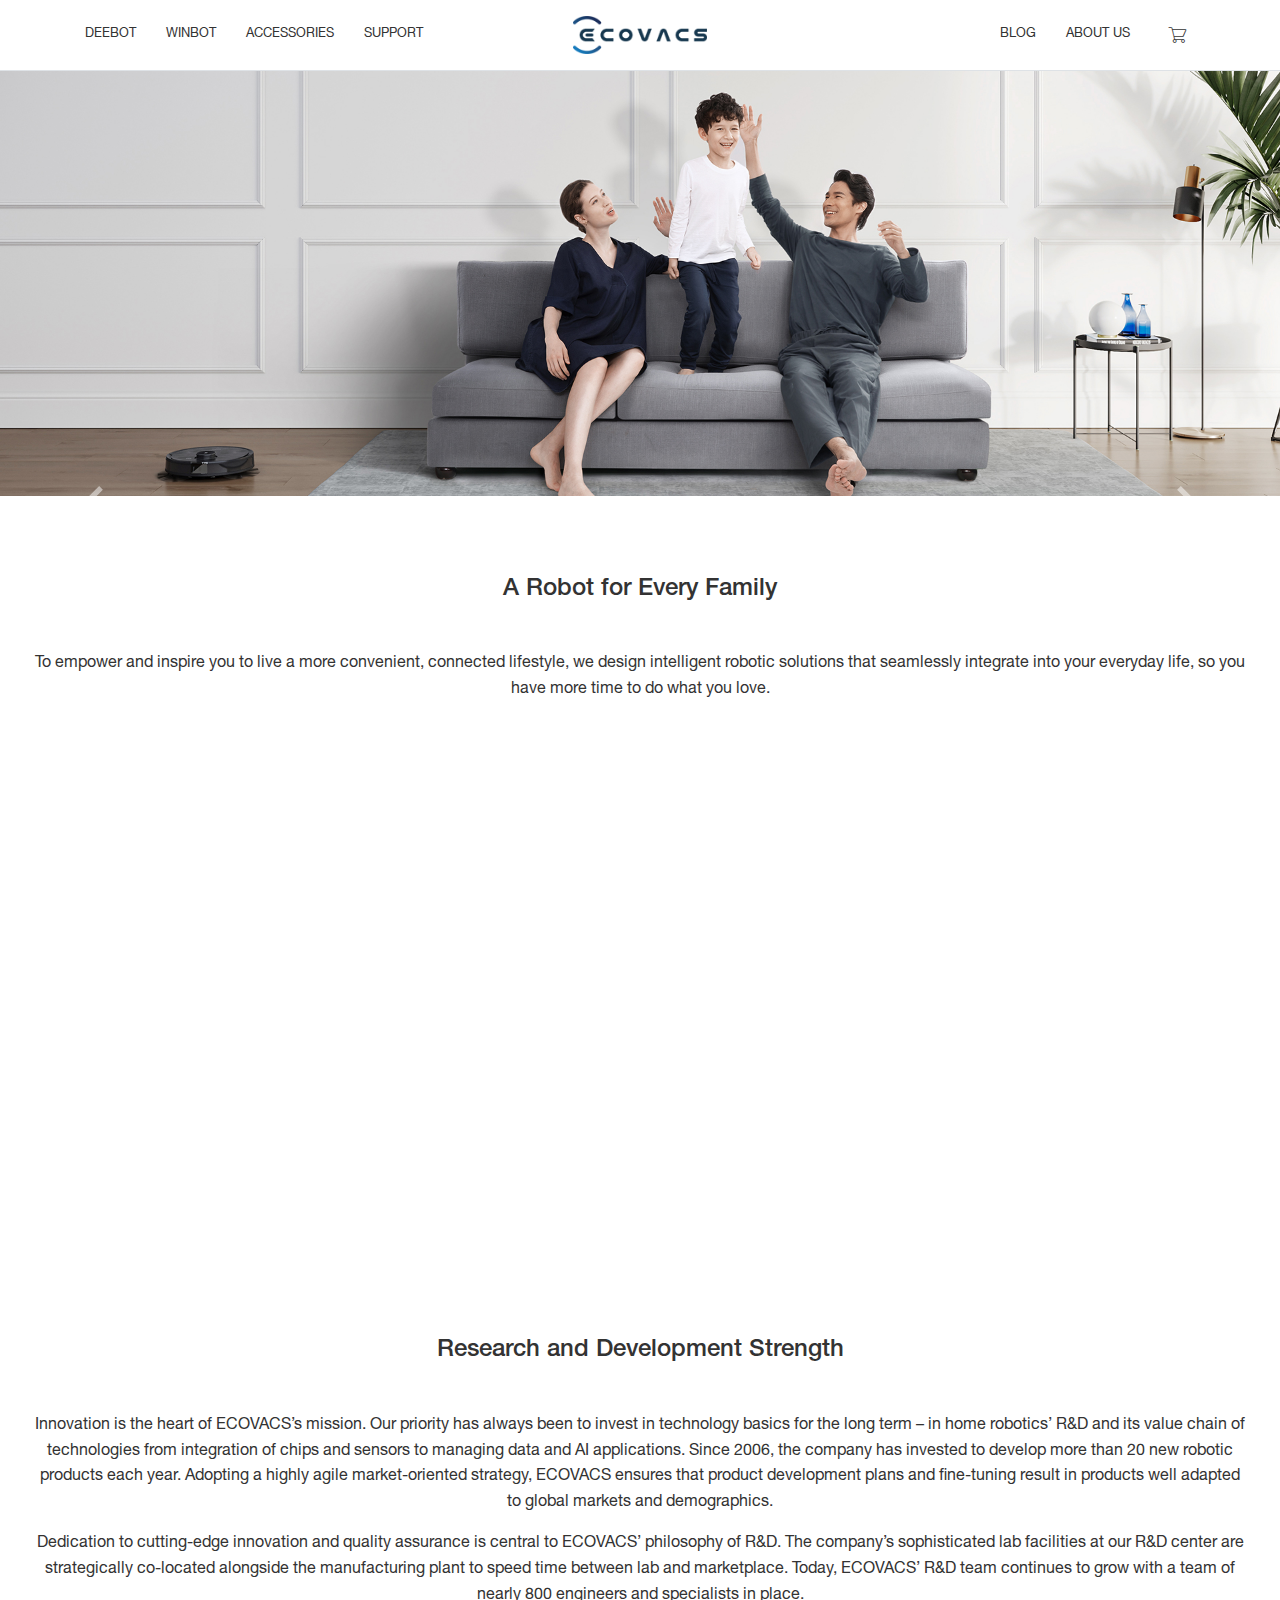
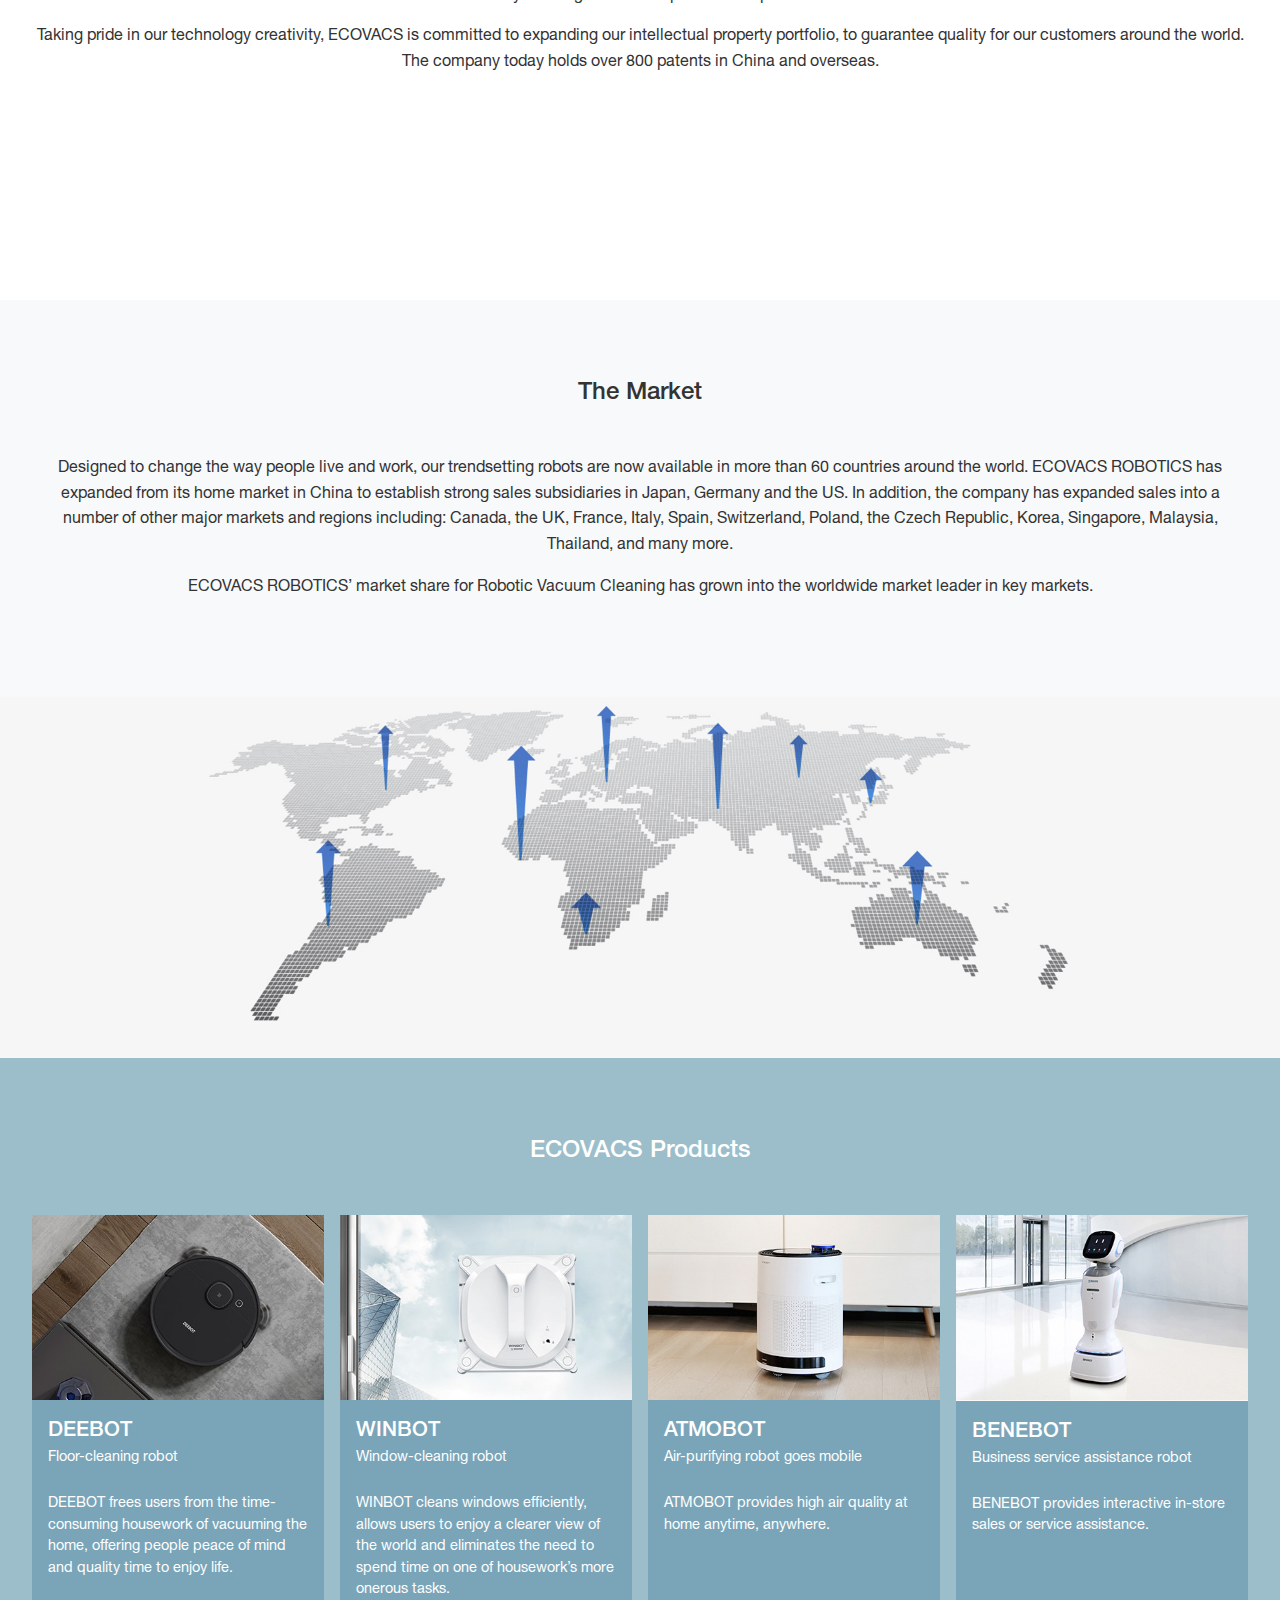
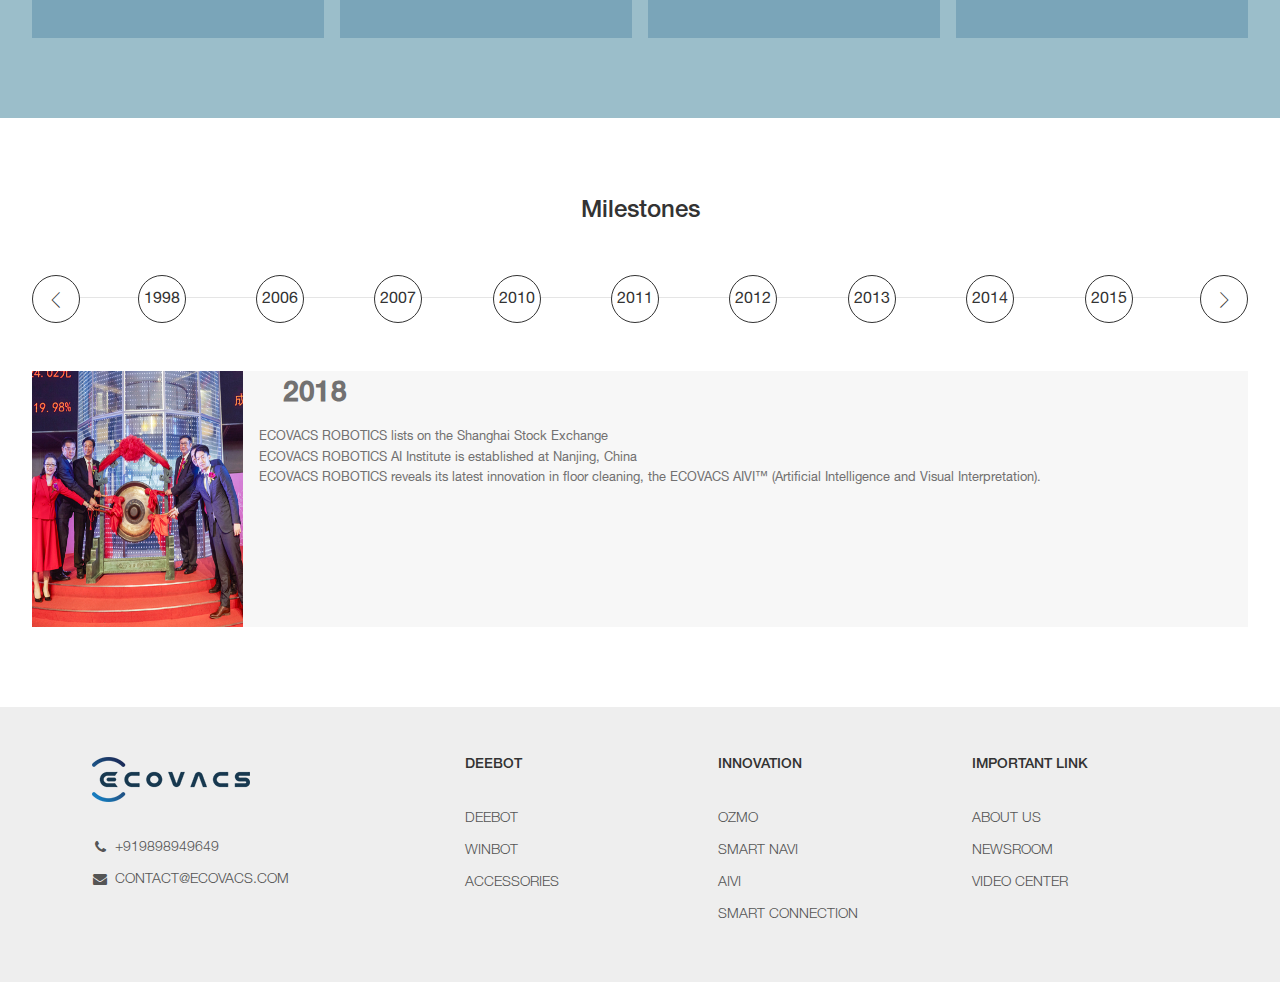
<file: about-ecovacs.html>
<!doctype html>
<html lang="en">
  <head>
    <!-- Required meta tags -->
    <meta charset="utf-8">
    <meta name="viewport" content="width=device-width, initial-scale=1, shrink-to-fit=no">
    <link rel="shortcut icon" href="images/favicon.ico"/>

    <!-- Bootstrap CSS -->
    <link rel="stylesheet" href="https://maxcdn.bootstrapcdn.com/bootstrap/4.0.0/css/bootstrap.min.css">
    <link rel="stylesheet" href="css/style.css">
    <link rel="stylesheet" href="css/fonts.css">
    <link rel="stylesheet" href="css/responsive.css">
    <link rel="stylesheet" href="css/iconfont.css">
    <link rel="stylesheet" href="css/font-awesome.css">
    <link rel="stylesheet" href="css/about.css">


    <title>About us - ECOVACS</title>
  </head>
  <body>
   <header>
      <nav id="global-nav" class="navbar global-nav">
         <div class="d-xl-none d-flex navbar-header">
             <button type="button" class="navbar-toggler">
                 <i class="iconfont icon-menu"></i>
             </button>
             <!-- <button type="button" class="btn btn-transparent btn-search">
                 <i class="iconfont icon-search"></i>
             </button> -->
             <a class="nav-link flex-grow-1 text-center" href="index.html">
                 <img alt="ecovacs logo" src="images/logo.png" class="logo-img"/>
             </a>
             <!-- <a class="nav-link px-0 px-xl-2" href="#">
                 <i class="iconfont icon-user"></i>
             </a> -->
             <a class="nav-link px-2" href="#">
                 <i class="iconfont icon-cart shopping-bag"></i>
             </a>
         </div>
         <div class="container">
            <div class="navbar-collapse d-xl-flex collapse">
                 <ul class="navbar-nav group-1">
                     <li class="nav-item"><a class="nav-link" href="deebot.html">DEEBOT</a></li>
                     <li class="nav-item"><a class="nav-link" href="#">WINBOT</a></li>
                     <li class="nav-item"><a class="nav-link" href="#">ACCESSORIES</a></li>
                     <li class="nav-item"><a class="nav-link" href="#">SUPPORT</a></li>
                 </ul>
                 <div class="d-none d-xl-inline-block logo">
                     <a class="flex-grow-1" href="index.html">
                         <img alt="ecovacs logo" src="images/logo.png" class="logo-img"/>
                     </a>
                 </div>
               <ul class="navbar-nav group-2">
                  <li class="nav-item"><a class="nav-link" href="#">BLOG</a></li>
                  <li class="nav-item drop">
                     <a class="nav-link" href="about-ecovacs.html">ABOUT US</a><i class="iconfont icon-plus toggle-btn d-block d-xl-none"></i>
                     <div class="submenu collapse">
                         <div class="submenu__item">
                            <a class="d-block nav-link" href="newsroom.html"><i class="iconfont icon-arrow-right mr-1 d-none d-xl-inline"></i>NEWSROOM</a>
                         </div>
                         <div class="submenu__item">
                             <a class="d-block nav-link" href="video-center.html"><i class="iconfont icon-arrow-right mr-1 d-none d-xl-inline"></i>VIDEO CENTER</a>
                         </div>
                         <div class="submenu__item">
                             <a class="d-block nav-link" href="#"><i class="iconfont icon-arrow-right mr-1 d-none d-xl-inline"></i>CAREERS</a>
                         </div>
                         <div class="submenu__item">
                             <a class="d-block nav-link" href="#"><i class="iconfont icon-arrow-right mr-1 d-none d-xl-inline"></i>CORPORATE RESPONSIBILITY</a>
                         </div>
                     </div>
                  </li>
                  <!-- <li class="d-none d-xl-block nav-item">
                     <button type="button" class="btn btn-transparent btn-search">
                         <i class="iconfont icon-search"></i>
                     </button>
                 </li>
                 <li class="d-none d-xl-block nav-item">
                      <a class="nav-link px-0 px-xl-2" href="#"><i class="iconfont icon-user"></i></a>
                 </li> -->
                 <li class="d-none d-xl-block nav-item">
                     <a class="nav-link px-2" href="#"><i class="iconfont icon-cart shopping-bag"></i></a>
                 </li>
               </ul>
            </div>
         </div>
         <div>
            <div class="header-search-wrap position-absolute collapse">
               <div class="d-block container">
                  <div class="bg-white border-top shadow">
                     <div class="px-3 px-md-5 border-bottom">
                        <form class="input-group input-group-lg"><input type="text" placeholder="Type Your Search..." class="form-control"/><span class="input-group-btn"><button class="btn btn-transparent"><i class="iconfont icon-search"></i></button></span></form>
                     </div>
                     <div class="px-3 px-md-5 py-4">
                        <span class="small">Popular Search Terms</span>
                        <ul class="list-unstyled pl-3"></ul>
                     </div>
                  </div>
               </div>
            </div>
            <div class="modal backdrop fade" style="z-index: 98; top: 70px;"></div>
         </div>
      </nav>
      <!-- //Navbar -->
   </header>

   <main id="site-main" class="main">
    <div class="single-page ">       
       <div class="container-fluid">
          <div class="banner"><img src="images/about/about-banner-m.jpg" class="d-block d-md-none" alt="banner image" /> <img src="images/about/about-banner-pc.jpg" class="img-fluid d-none d-md-block" alt="banner image" /> </div>
          <!-- mobile -->
          <section class="overflow-hidden article-01 article-01-m my-5 d-block d-md-none">
             <h5 class="text-center text-nowrap mb-3 ">A Robot for Every Family</h5>
             <p class="text-center mx-2">To empower and inspire you to live a more convenient, connected lifestyle, we design
                intelligent robotic solutions that seamlessly integrate into your everyday life, so you have more time to do
                what you love.
             </p>
          </section>
          <section class="overflow-hidden article-02 article-02-m my-4 py-5 d-block d-md-none text-white">
             <h5 class="text-center text-nowrap mb-3 ">About ECOVACS Robotics</h5>
             <p class="text-center mx-2">Long before the “Smart Home” concept became fashionable ECOVACS Robotics (ECOVACS)
                was already at the forefront of innovation in smart home robotics, exploring new ways for robots to
                transform homeowners’ lives. ECOVACS’ more than 20 years of work in smart home robotics has seen the company
                transformed from a visionary startup into a global corporation with a mission of building world-class robots
                for home and industrial cleaning, air-purification, security and surveillance, and even in-store sales
                assistance for retailers. Designed to change the way people live and work, ECOVACS robots are now available
                in over 60 countries around the world.
             </p>
             <p class="text-center mx-2">Our guiding vision -- “A robot for every family” -- encourages customers to “Live
                Smart. Enjoy Life” with stylish and functional robots that are more than simple household appliances. We
                create home service robotics that make life easier, smarter, more efficient and connected, freeing you to
                spend more time doing what you love, with the people you love. At ECOVACS, we believe our smart home
                robotics with their unique mobility and spatial awareness capabilities will be an integral part of smart
                home in the future.
             </p>
          </section>
          <section class="overflow-hidden article-03 article-03-m my-4 py-5 d-block d-md-none">
             <img src="images/about/m-1-m.jpg" class="d-block img-fluid w-100" alt="Responsive image" /> 
             <h5 class="text-center text-wrap mb-3 ">Research and Development Strength</h5>
             <p class="text-center mx-2">Innovation is the heart of ECOVACS’s mission. Our priority has always been to invest
                in technology basics for the long term – in home robotics’ R&amp;D and its value chain of technologies from
                integration of chips and sensors to managing data and AI applications. Since 2006, the company has invested
                to develop more than 20 new robotic products each year. Adopting a highly agile market-oriented strategy,
                ECOVACS ensures that product development plans and fine-tuning result in products well adapted to global
                markets and demographics.
             </p>
             <p class="text-center mx-2">Dedication to cutting-edge innovation and quality assurance is central to ECOVACS’
                philosophy of R&amp;D. The company’s sophisticated lab facilities at our R&amp;D center are strategically
                co-located alongside the manufacturing plant to speed time between lab and marketplace. Today, ECOVACS’
                R&amp;D team continues to grow with a team of nearly 800 engineers and specialists in place.
             </p>
             <p class="text-center mx-2">Taking pride in our technology creativity, ECOVACS is committed to expanding our
                intellectual property portfolio, to guarantee quality for our customers around the world. The company today
                holds over 800 patents in China and overseas.
             </p>
             <img src="images/about/m-3-m.jpg" class="d-block img-fluid w-100" alt="Responsive image" /> 
          </section>
          <section class="overflow-hidden article-04 article-04-m py-5 d-block d-md-none bg-light">
             <h5 class="text-center text-nowrap mb-3 ">The Market</h5>
             <p class="text-center mx-2">Designed to change the way people live and work, our trendsetting robots are now
                available in more than 60 countries around the world. ECOVACS ROBOTICS has expanded from its home market in
                China to establish strong sales subsidiaries in Japan, Germany and the US. In addition, the company has
                expanded sales into a number of other major markets and regions including: Canada, the UK, France, Italy,
                Spain, Switzerland, Poland, the Czech Republic, Korea, Singapore, Malaysia, Thailand, and many more.
             </p>
             <p class="text-center mx-2">ECOVACS ROBOTICS’ market share for Robotic Vacuum Cleaning has grown into the
                worldwide market leader in key markets.
             </p>
             <img src="images/about/m-4-m.jpg" class="d-block img-fluid w-100" alt="Responsive image" /> 
          </section>
          <section class="overflow-hidden article-05 article-05-m py-5 d-block d-md-none" style="background-color:#a1bdc8;">
             <h5 class="text-center text-nowrap mb-4 text-white">ECOVACS Products</h5>
             <div class="d-flex justify-content-center flex-nowrap my-3">
                <div class="card w-50 mx-2 border-0 text-white" style="background-color:#82a4b8;">
                   <img src="images/about/110949_4298.jpg" class="card-img-top" alt="..." /> 
                   <div class="card-body">
                      <h5 class="card-title text-left text-truncate mb-3">DEEBOT<br /><small class="text-white font-weight-light">Floor-cleaning robot</small></h5>
                      <p class="card-text">DEEBOT frees users from the time-consuming housework of vacuuming the home,
                         offering people peace of mind and quality time to enjoy life.
                      </p>
                   </div>
                </div>
                <div class="card w-50 mx-2 border-0 text-white" style="background-color:#82a4b8;">
                   <img src="images/about/111038_7618.jpg" class="card-img-top" alt="..." /> 
                   <div class="card-body">
                      <h5 class="card-title text-left text-truncate mb-3">WINBOT<br /><small class="text-white font-weight-light">Window-cleaning robot</small></h5>
                      <p class="card-text">WINBOT cleans windows efficiently, allows users to enjoy a clearer view of
                         the world and eliminates the need to spend time on one of housework’s more onerous tasks.
                      </p>
                   </div>
                </div>
             </div>
             <div class="d-flex justify-content-center flex-nowrap my-3">
                <div class="card w-50 mx-2 border-0 text-white" style="background-color:#82a4b8;">
                   <img src="images/about/atmbot.jpg" class="card-img-top" alt="..." /> 
                   <div class="card-body">
                      <h5 class="card-title text-left text-truncate mb-3">ATMOBOT<br /><small class="text-white font-weight-light">Air-purifying robot goes mobile</small></h5>
                      <p class="card-text">ATMOBOT provides high air quality at home anytime, anywhere.</p>
                   </div>
                </div>
                <div class="card w-50 mx-2 border-0 text-white" style="background-color:#82a4b8;">
                   <img src="images/about/benebot.jpg" class="card-img-top" alt="..." /> 
                   <div class="card-body">
                      <h5 class="card-title text-left text-truncate mb-3">BENEBOT<br /><small class="text-white font-weight-light">Business service assistance robot</small></h5>
                      <p class="card-text">BENEBOT provides interactive in-store sales or service assistance.</p>
                   </div>
                </div>
             </div>
          </section>
          <section class="mt-5 d-md-none acricle-06">
             <h5 class="text-center text-nowrap ">Milestones</h5>
          </section>
          <div id="carouselExampleControls" class="carousel slide" data-ride="carousel">
             <div class="carousel-inner">
                <div class="carousel-item active">
                   <section class="overflow-hidden article-06 article-06-m py-5 px-3 d-block d-md-none">
                      <img class="d-block img-fluid w-100" src="images/about/2018.jpg" /> 
                      <div class="bg-light px-3 py-5">
                         <h5 class="mb-3">2018</h5>
                         <ul>
                            <li>ECOVACS ROBOTICS lists on the Shanghai Stock Exchange</li>
                            <li>ECOVACS ROBOTICS AI Institute is established at Nanjing, China</li>
                            <li>ECOVACS ROBOTICS reveals its latest innovation in floor cleaning, the ECOVACS
                               AIVITM (Artificial Intelligence and Visual Interpretation).
                            </li>
                         </ul>
                      </div>
                   </section>
                </div>
                <div class="carousel-item">
                   <section class="overflow-hidden article-06 article-06-m py-5 px-3 d-block d-md-none">
                      <img class="d-block img-fluid w-100" src="images/about/2017.jpg" /> 
                      <div class="bg-light px-3 py-5">
                         <h5 class="mb-3">2017</h5>
                         <ul>
                            <li>ECOVACS ROBOTICS first launches OZMO technology in DEEBOT OZMO 930</li>
                            <li>Google Home and Alexa Support for DEEBOT</li>
                            <li>ECOVACS ROBOTICS launches the WINBOT X, a cordless window cleaning robot</li>
                         </ul>
                      </div>
                   </section>
                </div>
                <div class="carousel-item">
                   <section class="overflow-hidden article-06 article-06-m py-5 px-3 d-block d-md-none">
                      <img class="d-block img-fluid w-100" src="images/about/2016.jpg" /> 
                      <div class="bg-light px-3 py-5">
                         <h5 class="mb-3">2016</h5>
                         <ul>
                            <li>ECOVACS ROBOTICS launches the UNIBOT, a multi-purpose robot.</li>
                         </ul>
                      </div>
                   </section>
                </div>
                <div class="carousel-item">
                   <section class="overflow-hidden article-06 article-06-m py-5 px-3 d-block d-md-none">
                      <img class="d-block img-fluid w-100" src="images/about/2015.jpg" /> 
                      <div class="bg-light px-3 py-5">
                         <h5 class="mb-3">2015</h5>
                         <ul>
                            <li>ECOVACS&nbsp;ROBOTICS&nbsp;ranks&nbsp;No.1 in
                               sales&nbsp;of&nbsp;small&nbsp;appliances
                               at “Double 11”
                               e-commerce festival&nbsp;by reaching&nbsp;50&nbsp;million&nbsp;USD in&nbsp;sales.
                            </li>
                            <li>Marvel Comics becomes an official ECOVACS ROBOTICS partner, with the launch of
                               Avengers-themed DEEBOT series.
                            </li>
                         </ul>
                      </div>
                   </section>
                </div>
                <div class="carousel-item">
                   <section class="overflow-hidden article-06 article-06-m py-5 px-3 d-block d-md-none">
                      <img class="d-block img-fluid w-100" src="images/about/2014.jpg" /> 
                      <div class="bg-light px-3 py-5">
                         <h5 class="mb-3">2014</h5>
                         <ul>
                            <li>ECOVACS Japan Co., Ltd. is established in Tokyo, Japan.</li>
                            <li>ECOVACS ROBOTICS launches several home service robots: the ATMOBOT 5 series, the
                               WINBOT 8 series and the DEEBOT M8 series.
                            </li>
                         </ul>
                      </div>
                   </section>
                </div>
                <div class="carousel-item">
                   <section class="overflow-hidden article-06 article-06-m py-5 px-3 d-block d-md-none">
                      <img class="d-block img-fluid w-100" src="images/about/2013.jpg" /> 
                      <div class="bg-light px-3 py-5">
                         <h5 class="mb-3">2013</h5>
                         <ul>
                            <li>ECOVACS ROBOTICS launches its first-floor cleaning robot with laser mapping and
                               smartphone control, the DEEBOT 9 Series.
                            </li>
                         </ul>
                      </div>
                   </section>
                </div>
                <div class="carousel-item">
                   <section class="overflow-hidden article-06 article-06-m py-5 px-3 d-block d-md-none">
                      <img class="d-block img-fluid w-100" src="images/about/2012.jpg" /> 
                      <div class="bg-light px-3 py-5">
                         <h5 class="mb-3">2012</h5>
                         <ul>
                            <li>ECOVACS Europe GmbH and ECOVACS ROBOTICS Inc. are established in Germany and
                               the US respectively.
                            </li>
                            <li>FAMIBOT, the company's first internet-enabled mobile entertainment and security
                               robot is launched.
                            </li>
                         </ul>
                      </div>
                   </section>
                </div>
                <div class="carousel-item">
                   <section class="overflow-hidden article-06 article-06-m py-5 px-3 d-block d-md-none">
                      <img class="d-block img-fluid w-100" src="images/about/2011.jpg" /> 
                      <div class="bg-light px-3 py-5">
                         <h5 class="mb-3">2011</h5>
                         <ul>
                            <li>ECOVACS ROBOTICS launches its first window cleaning robot, the WINBOT 5 Series.</li>
                         </ul>
                      </div>
                   </section>
                </div>
                <div class="carousel-item">
                   <section class="overflow-hidden article-06 article-06-m py-5 px-3 d-block d-md-none">
                      <img class="d-block img-fluid w-100" src="images/about/2010.jpg" /> 
                      <div class="bg-light px-3 py-5">
                         <h5 class="mb-3">2010</h5>
                         <ul>
                            <li>ECOVACS ROBOTICS launches a mobile air purification and humidifier robot, the
                               ATMOBOT A330.
                            </li>
                         </ul>
                      </div>
                   </section>
                </div>
                <div class="carousel-item">
                   <section class="overflow-hidden article-06 article-06-m py-5 px-3 d-block d-md-none">
                      <img class="d-block img-fluid w-100" src="images/about/2007.jpg" /> 
                      <div class="bg-light px-3 py-5">
                         <h5 class="mb-3">2007</h5>
                         <ul>
                            <li>ECOVACS ROBOTICS launches its first floor-cleaning robot, the DEEBOT 5 series.</li>
                         </ul>
                      </div>
                   </section>
                </div>
                <div class="carousel-item">
                   <section class="overflow-hidden article-06 article-06-m py-5 px-3 d-block d-md-none">
                      <img class="d-block img-fluid w-100" src="images/about/2006.jpg" /> 
                      <div class="bg-light px-3 py-5">
                         <h5 class="mb-3">2006</h5>
                         <ul>
                            <li>The ECOVACS ROBOTICS brand is created.</li>
                         </ul>
                      </div>
                   </section>
                </div>
                <div class="carousel-item">
                   <section class="overflow-hidden article-06 article-06-m py-5 px-3 d-block d-md-none">
                      <img class="d-block img-fluid w-100" src="images/about/1998.jpg" /> 
                      <div class="bg-light px-3 py-5">
                         <h5 class="mb-3">1998</h5>
                         <ul>
                            <li>The company is established by founder Mr. QianThe company is established by
                               founder Mr. Qian Dongqi
                            </li>
                         </ul>
                      </div>
                   </section>
                </div>
             </div>
             <a class="carousel-control-prev" href="#carouselExampleControls" role="button" data-slide="prev"> <span class="carousel-control-prev-icon" aria-hidden="true"></span> <span class="sr-only">Previous</span> </a> <a class="carousel-control-next" href="#carouselExampleControls" role="button" data-slide="next"> <span class="carousel-control-next-icon" aria-hidden="true"></span> <span class="sr-only">Next</span> </a> 
          </div>
          <!-- pc -->
          <section class="overflow-hidden article-01 article-01-pc article-pc-common d-none d-md-block">
             <h5 class="text-center mb-5 text-nowrap ">A Robot for Every Family</h5>
             <p class="text-center">To empower and inspire you to live a more convenient, connected lifestyle, we design
                intelligent robotic solutions that seamlessly integrate into your everyday life, so you have more time to do
                what you love.
             </p>
          </section>
          <section class="overflow-hidden article-02 article-02-pc article-pc-common d-none d-md-block text-white">
             <h5 class="text-center text-nowrap mb-5 ">About ECOVACS Robotics</h5>
             <p class="text-center">Long before the “Smart Home” concept became fashionable ECOVACS Robotics (ECOVACS) was
                already at the forefront of innovation in smart home robotics, exploring new ways for robots to transform
                homeowners’ lives. ECOVACS’ more than 20 years of work in smart home robotics has seen the company
                transformed from a visionary startup into a global corporation with a mission of building world-class robots
                for home and industrial cleaning, air-purification, security and surveillance, and even in-store sales
                assistance for retailers. Designed to change the way people live and work, ECOVACS robots are now available
                in over 60 countries around the world.
             </p>
             <p class="text-center">Our guiding vision -- “A robot for every family” -- encourages customers to “Live Smart.
                Enjoy Life” with stylish and functional robots that are more than simple household appliances. We create
                home service robotics that make life easier, smarter, more efficient and connected, freeing you to spend
                more time doing what you love, with the people you love. At ECOVACS, we believe our smart home robotics with
                their unique mobility and spatial awareness capabilities will be an integral part of smart home in the
                future.
             </p>
          </section>
          <section class="overflow-hidden article-03 article-03-pc article-pc-common d-none d-md-block">
             <h5 class="text-center text-nowrap mb-5 ">Research and Development Strength</h5>
             <p class="text-center">Innovation is the heart of ECOVACS’s mission. Our priority has always been to invest in
                technology basics for the long term – in home robotics’ R&amp;D and its value chain of technologies from
                integration of chips and sensors to managing data and AI applications. Since 2006, the company has invested
                to develop more than 20 new robotic products each year. Adopting a highly agile market-oriented strategy,
                ECOVACS ensures that product development plans and fine-tuning result in products well adapted to global
                markets and demographics.
             </p>
             <p class="text-center">Dedication to cutting-edge innovation and quality assurance is central to ECOVACS’
                philosophy of R&amp;D. The company’s sophisticated lab facilities at our R&amp;D center are strategically
                co-located alongside the manufacturing plant to speed time between lab and marketplace. Today, ECOVACS’
                R&amp;D team continues to grow with a team of nearly 800 engineers and specialists in place.
             </p>
             <p class="text-center">Taking pride in our technology creativity, ECOVACS is committed to expanding our
                intellectual property portfolio, to guarantee quality for our customers around the world. The company today
                holds over 800 patents in China and overseas.
             </p>
          </section>
          <section class="overflow-hidden article-04 article-04-pc article-pc-common d-none d-md-block bg-light">
             <h5 class="text-center text-nowrap mb-5 ">The Market</h5>
             <p class="text-center">Designed to change the way people live and work, our trendsetting robots are now
                available in more than 60 countries around the world. ECOVACS ROBOTICS has expanded from its home market in
                China to establish strong sales subsidiaries in Japan, Germany and the US. In addition, the company has
                expanded sales into a number of other major markets and regions including: Canada, the UK, France, Italy,
                Spain, Switzerland, Poland, the Czech Republic, Korea, Singapore, Malaysia, Thailand, and many more.
             </p>
             <p class="text-center">ECOVACS ROBOTICS’ market share for Robotic Vacuum Cleaning has grown into the worldwide
                market leader in key markets.
             </p>
          </section>
          <section class="overflow-hidden d-none d-md-block bg-light">
             <img class="d-block img-fluid w-100" src="images/about/m-4-pc.jpg" alt="Responsive image" /> 
          </section>
          <section class="overflow-hidden article-05 article-05-pc article-pc-common d-none d-md-block">
             <h5 class="text-center text-nowrap mb-5 ">ECOVACS Products</h5>
             <div class="d-flex justify-content-between flex-nowrap">
                <div class="card w-25 border-0 mr-3">
                   <img src="images/about/110949_4298.jpg" class="card-img-top" alt="..." /> 
                   <div class="card-body px-3">
                      <h6>DEEBOT <br /> <small>Floor-cleaning robot</small></h6>
                      <p class="card-text">DEEBOT frees users from the time-consuming housework of vacuuming the home,
                         offering people peace of mind and quality time to enjoy life.
                      </p>
                   </div>
                </div>
                <div class="card w-25 border-0 mr-3">
                   <img src="images/about/111038_7618.jpg" class="card-img-top" alt="..." /> 
                   <div class="card-body px-3">
                      <h6>WINBOT <br /> <small>Window-cleaning robot</small></h6>
                      <p class="card-text">WINBOT cleans windows efficiently, allows users to enjoy a clearer view of
                         the world and eliminates the need to spend time on one of housework’s more onerous tasks.
                      </p>
                   </div>
                </div>
                <div class="card w-25 border-0 mr-3">
                   <img src="images/about/atmbot.jpg" class="card-img-top" alt="..." /> 
                   <div class="card-body px-3">
                      <h6>ATMOBOT<br /> <small>Air-purifying robot goes mobile</small></h6>
                      <p class="card-text">ATMOBOT provides high air quality at home anytime, anywhere.</p>
                   </div>
                </div>
                <div class="card w-25 border-0">
                   <img src="images/about/benebot.jpg" class="card-img-top" alt="..." /> 
                   <div class="card-body px-3">
                      <h6>BENEBOT <br /> <small>Business service assistance robot</small></h6>
                      <p class="card-text">BENEBOT provides interactive in-store sales or service assistance.</p>
                   </div>
                </div>
             </div>
          </section>
          <!-- Milestones pc -->
          <section class="overflow-hidden article-06 article-06-pc article-pc-common d-none d-md-block">
             <h5 class="text-center text-nowrap mb-5 ">Milestones</h5>
             <div class="nav-top">
                <div class="div con">
                   <a onclick="allowLeft()" class="allow-left" style="background-color:#fff;"><span><i class="iconfont icon-arrow-left"></i></span></a> <a onclick="allowRight()" class="allow-right" style="background-color:#fff;"><span><i class="iconfont icon-arrow-right"></i></span></a> 
                   <div class="d-flex justify-content-between nav" id="myTab" role="tablist"><a href=""></a> <a href="#Milestones1998" id="Milestones1998-tab" data-toggle="tab" role="tab" aria-controls="Milestones1998" aria-selected="true"><span>1998</span></a> <a href="#Milestones2006" id="Milestones2006-tab" data-toggle="tab" role="tab" aria-controls="Milestones1" aria-selected="false"><span>2006</span></a> <a href="#Milestones2007" id="Milestones2007-tab" data-toggle="tab" role="tab" aria-controls="Milestones2" aria-selected="false"><span>2007</span></a> <a href="#Milestones2010" id="Milestones2010-tab" data-toggle="tab" role="tab" aria-controls="Milestones2010" aria-selected="false"><span>2010</span></a> <a href="#Milestones2011" id="Milestones2011-tab" data-toggle="tab" role="tab" aria-controls="Milestones2011" aria-selected="false"><span>2011</span></a> <a href="#Milestones2012" id="Milestones2012-tab" data-toggle="tab" role="tab" aria-controls="Milestones2012" aria-selected="false"><span>2012</span></a> <a href="#Milestones2013" id="Milestones2013-tab" data-toggle="tab" role="tab" aria-controls="Milestones2013" aria-selected="false"><span>2013</span></a> <a href="#Milestones2014" id="Milestones2014-tab" data-toggle="tab" role="tab" aria-controls="Milestones2014" aria-selected="false"><span>2014</span></a> <a href="#Milestones2015" id="Milestones2015-tab" data-toggle="tab" role="tab" aria-controls="Milestones2015" aria-selected="false"><span>2015</span></a> <a href="#Milestones2016" id="Milestones2016-tab" data-toggle="tab" role="tab" aria-controls="Milestones2016" aria-selected="false"><span>2016</span></a> <a href="#Milestones2017" id="Milestones2017-tab" data-toggle="tab" role="tab" aria-controls="Milestones2017" aria-selected="false"><span>2017</span></a> <a href="#Milestones2018" id="Milestones2018-tab" data-toggle="tab" role="tab" aria-controls="Milestones2018" aria-selected="false" class="active"><span>2018</span></a> <a style="margin-left:3rem;" href="">&nbsp;</a> </div>
                </div>
                <div class="tab-content" id="myTabContent">
                   <div class="tab-pane fade" id="Milestones1998" role="tabpanel">
                      <div class="content">
                         <div class="left"><img class="d-block img-fluid w-100" src="images/about/1998_1.jpg" /></div>
                         <div class="right">
                            <h3>1998</h3>
                            <ul>
                               <li>The company is established by founder Mr. Qian Dongqi</li>
                            </ul>
                         </div>
                      </div>
                   </div>
                   <div class="tab-pane fade" id="Milestones2006" role="tabpanel">
                      <div class="content">
                         <div class="left"><img class="d-block img-fluid w-100" src="images/about/2006.jpg" /></div>
                         <div class="right">
                            <h3>2006</h3>
                            <ul>
                               <li>The ECOVACS ROBOTICS brand is created.</li>
                            </ul>
                         </div>
                      </div>
                   </div>
                   <div class="tab-pane fade" id="Milestones2007" role="tabpanel">
                      <div class="content">
                         <div class="left"><img class="d-block img-fluid w-100" src="images/about/2007.jpg" /></div>
                         <div class="right">
                            <h3>2007</h3>
                            <ul>
                               <li>ECOVACS ROBOTICS launches its first floor-cleaning robot, the DEEBOT 5 series.</li>
                            </ul>
                         </div>
                      </div>
                   </div>
                   <div class="tab-pane fade" id="Milestones2010" role="tabpanel">
                      <div class="content">
                         <div class="left"><img class="d-block img-fluid w-100" src="images/about/2010.jpg" /></div>
                         <div class="right">
                            <h3>2010</h3>
                            <ul>
                               <li>ECOVACS ROBOTICS launches a mobile air purification and humidifier robot, the
                                  ATMOBOT A330.
                               </li>
                            </ul>
                         </div>
                      </div>
                   </div>
                   <div class="tab-pane fade" id="Milestones2011" role="tabpanel">
                      <div class="content">
                         <div class="left"><img class="d-block img-fluid w-100" src="images/about/2011.jpg" /></div>
                         <div class="right">
                            <h3>2011</h3>
                            <ul>
                               <li>ECOVACS ROBOTICS launches its first window cleaning robot, the WINBOT 5 Series.</li>
                            </ul>
                         </div>
                      </div>
                   </div>
                   <div class="tab-pane fade" id="Milestones2012" role="tabpanel">
                      <div class="content">
                         <div class="left"><img class="d-block img-fluid w-100" src="images/about/2012.jpg" /></div>
                         <div class="right">
                            <h3>2012</h3>
                            <ul>
                               <li>ECOVACS Europe GmbH and ECOVACS ROBOTICS Inc. are established in Germany and the US
                                  respectively.
                               </li>
                               <li>FAMIBOT, the company's first internet-enabled mobile entertainment and security
                                  robot is launched.
                               </li>
                            </ul>
                         </div>
                      </div>
                   </div>
                   <div class="tab-pane fade" id="Milestones2013" role="tabpanel">
                      <div class="content">
                         <div class="left"><img class="d-block img-fluid w-100" src="images/about/2013.jpg" /></div>
                         <div class="right">
                            <h3>2013</h3>
                            <ul>
                               <li>ECOVACS ROBOTICS launches its first-floor cleaning robot with laser mapping and
                                  smartphone control, the DEEBOT 9 Series.
                               </li>
                            </ul>
                         </div>
                      </div>
                   </div>
                   <div class="tab-pane fade" id="Milestones2014" role="tabpanel">
                      <div class="content">
                         <div class="left"><img class="d-block img-fluid w-100" src="images/about/2014.jpg" /></div>
                         <div class="right">
                            <h3>2014</h3>
                            <ul>
                               <li>ECOVACS Japan Co., Ltd. is established in Tokyo, Japan.</li>
                               <li>ECOVACS ROBOTICS launches several home service robots: the ATMOBOT 5 series, the
                                  WINBOT 8 series and the DEEBOT M8 series.
                               </li>
                            </ul>
                         </div>
                      </div>
                   </div>
                   <div class="tab-pane fade" id="Milestones2015" role="tabpanel">
                      <div class="content">
                         <div class="left"><img class="d-block img-fluid w-100" src="images/about/2015.jpg" /></div>
                         <div class="right">
                            <h3>2015</h3>
                            <ul>
                               <li>ECOVACS&nbsp;ROBOTICS&nbsp;ranks&nbsp;No.1 in
                                  sales&nbsp;of&nbsp;small&nbsp;appliances at “Double 11” e-commerce festival&nbsp;by
                                  reaching&nbsp;50&nbsp;million&nbsp;USD in&nbsp;sales.
                               </li>
                               <li>Marvel Comics becomes an official ECOVACS ROBOTICS partner, with the launch of
                                  Avengers-themed DEEBOT series.
                               </li>
                            </ul>
                         </div>
                      </div>
                   </div>
                   <div class="tab-pane fade" id="Milestones2016" role="tabpanel">
                      <div class="content">
                         <div class="left"><img class="d-block img-fluid w-100" src="images/about/2016.jpg" /></div>
                         <div class="right">
                            <h3>2016</h3>
                            <ul>
                               <li>ECOVACS ROBOTICS launches the UNIBOT, a multi-purpose robot.</li>
                            </ul>
                         </div>
                      </div>
                   </div>
                   <div class="tab-pane fade" id="Milestones2017" role="tabpanel">
                      <div class="content">
                         <div class="left"><img class="d-block img-fluid w-100" src="images/about/2017.jpg" /></div>
                         <div class="right">
                            <h3>2017</h3>
                            <ul>
                               <li>ECOVACS ROBOTICS first launches OZMO technology in DEEBOT OZMO 930</li>
                               <li>Google Home and Alexa Support for DEEBOT</li>
                               <li>ECOVACS ROBOTICS launches the WINBOT X, a cordless window cleaning robot</li>
                            </ul>
                         </div>
                      </div>
                   </div>
                   <div class="tab-pane fade show active" id="Milestones2018" role="tabpane2018">
                      <div class="content">
                         <div class="left"><img class="d-block img-fluid w-100" src="images/about/2018.jpg" /></div>
                         <div class="right">
                            <h3>2018</h3>
                            <ul>
                               <li>ECOVACS ROBOTICS lists on the Shanghai Stock Exchange</li>
                               <li>ECOVACS ROBOTICS AI Institute is established at Nanjing, China</li>
                               <li>ECOVACS ROBOTICS reveals its latest innovation in floor cleaning, the ECOVACS AIVI™
                                  (Artificial Intelligence and Visual Interpretation).
                               </li>
                            </ul>
                         </div>
                      </div>
                   </div>
                </div>
                <hr />
             </div>
          </section>
       </div>
    </div>
 </main>



















   <!-- Footer -->
   <footer>
    <div class="container">
        <div class="row">
            <div class="col-md-4">
                <div class="footer-widget">
                    <a href="index.html"><img src="images/logo.png" class="img-fluid footer-logo" alt=""></a>
                </div>
                <ul class="contact">                                    
                  <li><a href="tel:+919898949649"><i class="fa fa-phone"></i>+919898949649</a></li>
                  <li><a href="mailto:contact@ecovacs.com"><i class="fa fa-envelope"></i>contact@ecovacs.com</a></li>
                </ul>
            </div>
              
            <div class="col-md-8">
                <div class="row">
                    <div class="col-md-4">                        
                        <h3 class="footer-widget-title text-uppercase">Deebot</h3>
                        <ul class="footer-menu">
                            <li><a href="deebot.html">Deebot</a></li>                            
                            <li><a href="#">Winbot</a></li>
                            <li><a href="#">Accessories</a></li>                        
                        </ul>        
                    </div>                    
  
                    <div class="col-md-4">                        
                        <h3 class="footer-widget-title text-uppercase">Innovation</h3>
                        <ul class="footer-menu">
                            <li><a href="#">Ozmo</a></li>                            
                            <li><a href="#">Smart Navi</a></li>
                            <li><a href="#">Aivi</a></li>
                            <li><a href="#">Smart Connection</a></li>                                                  
                        </ul>        
                    </div>                    
  
                    <div class="col-md-4">                        
                        <h3 class="footer-widget-title text-uppercase">Important Link</h3>
                        <ul class="footer-menu">
                            <li><a href="about-ecovacs.html">About Us</a></li>                            
                            <li><a href="newsroom.html">Newsroom</a></li>
                            <li><a href="video-center.html">Video Center</a></li>                            
                        </ul>        
                    </div> 
                </div>
            </div>

        </div>
    </div>
</footer>

    <!-- Optional JavaScript -->
    <!-- jQuery first, then Popper.js, then Bootstrap JS -->
    <script src="https://code.jquery.com/jquery-3.2.1.slim.min.js"></script>
    <script src="https://cdnjs.cloudflare.com/ajax/libs/popper.js/1.12.9/umd/popper.min.js"></script>
    <script src="https://maxcdn.bootstrapcdn.com/bootstrap/4.0.0/js/bootstrap.min.js"></script>
    <script src="js/script.js"></script>                
    <script>
      function allowLeft() {
          $('#myTab').scrollLeft(0)
          $("#Milestones1998-tab").tab('show')
      }
      function allowRight() {
          $('#myTab').scrollLeft(5000)
          $("#Milestones2018-tab").tab('show')
      }
      setTimeout(function () {
          var myTabDom = document.getElementById("myTab");
          myTabDom.scrollLeft = 5000;
          $("#Milestones2018-tab").tab('show');
      }, 1000)
   </script>
  </body>
</html>
</file>
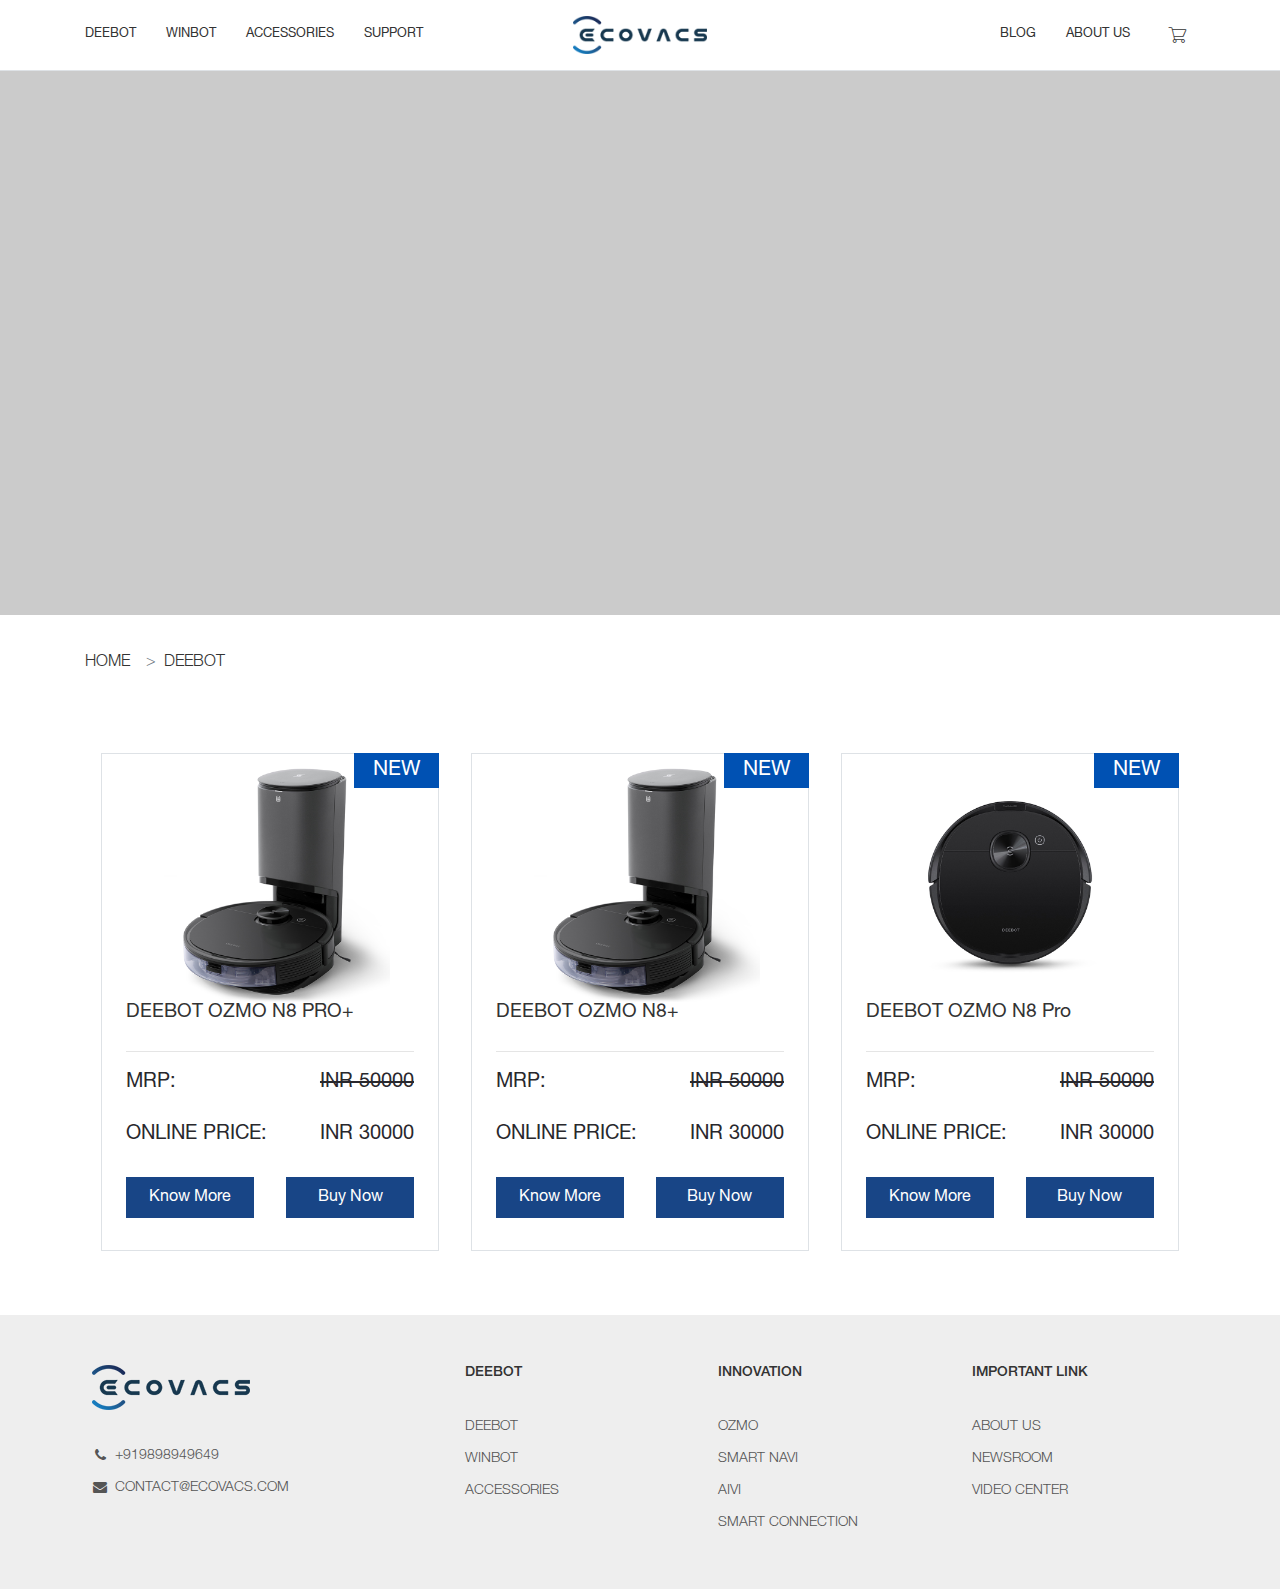
<file: deebot.html>
<!doctype html>
<html lang="en">
  <head>
    <!-- Required meta tags -->
    <meta charset="utf-8">
    <meta name="viewport" content="width=device-width, initial-scale=1, shrink-to-fit=no">
    <link rel="shortcut icon" href="images/favicon.ico"/>

    <!-- Bootstrap CSS -->
    <link rel="stylesheet" href="https://maxcdn.bootstrapcdn.com/bootstrap/4.0.0/css/bootstrap.min.css">
    <link rel="stylesheet" href="css/style.css">
    <link rel="stylesheet" href="css/fonts.css">
    <link rel="stylesheet" href="css/responsive.css">
    <link rel="stylesheet" href="css/iconfont.css">
    <link rel="stylesheet" href="css/font-awesome.css">
    
    <link rel="stylesheet" type="text/css" href="css/slick-theme.css"/>

    <title>DEEBOT - ECOVACS</title>

  </head>
  <body>
   <header>
      <nav id="global-nav" class="navbar global-nav">
         <div class="d-xl-none d-flex navbar-header">
             <button type="button" class="navbar-toggler">
                 <i class="iconfont icon-menu"></i>
             </button>
             <!-- <button type="button" class="btn btn-transparent btn-search">
                 <i class="iconfont icon-search"></i>
             </button> -->
             <a class="nav-link flex-grow-1 text-center" href="index.html">
                 <img alt="ecovacs logo" src="images/logo.png" class="logo-img"/>
             </a>
             <!-- <a class="nav-link px-0 px-xl-2" href="#">
                 <i class="iconfont icon-user"></i>
             </a> -->
             <a class="nav-link px-2" href="#">
                 <i class="iconfont icon-cart shopping-bag"></i>
             </a>
         </div>
         <div class="container">
            <div class="navbar-collapse d-xl-flex collapse">
                 <ul class="navbar-nav group-1">
                     <li class="nav-item"><a class="nav-link" href="deebot.html">DEEBOT</a></li>
                     <li class="nav-item"><a class="nav-link" href="#">WINBOT</a></li>
                     <li class="nav-item"><a class="nav-link" href="#">ACCESSORIES</a></li>
                     <li class="nav-item"><a class="nav-link" href="#">SUPPORT</a></li>
                 </ul>
                 <div class="d-none d-xl-inline-block logo">
                     <a class="flex-grow-1" href="index.html">
                         <img alt="ecovacs logo" src="images/logo.png" class="logo-img"/>
                     </a>
                 </div>
               <ul class="navbar-nav group-2">
                  <li class="nav-item"><a class="nav-link" href="#">BLOG</a></li>
                  <li class="nav-item drop">
                     <a class="nav-link" href="about-ecovacs.html">ABOUT US</a><i class="iconfont icon-plus toggle-btn d-block d-xl-none"></i>
                     <div class="submenu collapse">
                         <div class="submenu__item">
                            <a class="d-block nav-link" href="newsroom.html"><i class="iconfont icon-arrow-right mr-1 d-none d-xl-inline"></i>NEWSROOM</a>
                         </div>
                         <div class="submenu__item">
                             <a class="d-block nav-link" href="video-center.html"><i class="iconfont icon-arrow-right mr-1 d-none d-xl-inline"></i>VIDEO CENTER</a>
                         </div>
                         <div class="submenu__item">
                             <a class="d-block nav-link" href="#"><i class="iconfont icon-arrow-right mr-1 d-none d-xl-inline"></i>CAREERS</a>
                         </div>
                         <div class="submenu__item">
                             <a class="d-block nav-link" href="#"><i class="iconfont icon-arrow-right mr-1 d-none d-xl-inline"></i>CORPORATE RESPONSIBILITY</a>
                         </div>
                     </div>
                  </li>
                  <!-- <li class="d-none d-xl-block nav-item">
                     <button type="button" class="btn btn-transparent btn-search">
                         <i class="iconfont icon-search"></i>
                     </button>
                 </li>
                 <li class="d-none d-xl-block nav-item">
                      <a class="nav-link px-0 px-xl-2" href="#"><i class="iconfont icon-user"></i></a>
                 </li> -->
                 <li class="d-none d-xl-block nav-item">
                     <a class="nav-link px-2" href="#"><i class="iconfont icon-cart shopping-bag"></i></a>
                 </li>
               </ul>
            </div>
         </div>         
      </nav>
      <!-- //Navbar -->
   </header>

   <section class="pb-5">
    <div class="cover-banner">
        <figure class="video">
           <video muted="" autoplay="" loop="" playsinline="" src="https://site-static.ecovacs.com/upload/us/video/banner/2020/02/18/191644_2391.mp4"></video>
        </figure>
        <div class="wrapper w-100 d-flex align-items-center banner"></div>
     </div>
     <nav class="d-none d-lg-block mt-4 mb-5 container text-uppercase">
        <ol class="breadcrumb px-0">
           <li class="breadcrumb-item"><a href="index.html">home</a></li>
           <li class="breadcrumb-item">DEEBOT</li>
        </ol>
     </nav>
     <div class="product">
        <div class="container mt-3">
            <div class="row no-gutters row-cols-2 row-cols-md-3 product-items">
                <div class="col-md-4">
                    <div class="product-card border">
                        <div class="tag wap" style="background-color:#0051b3">NEW</div>
                        <div class="img px-3 px-md-5">
                            <a class="embed-responsive embed-responsive-1by1" href="#">
                                <img src="images/074831_5891.jpg" class="embed-responsive-item img-fluid"/>
                            </a>
                        </div>
                        <div class="px-3 px-md-4">
                            <div class="title text-ellipse-2">DEEBOT OZMO N8 PRO+</div>
                            <hr/>                            
                            <div class="amount">
                                <div class="d-flex justify-content-between flex-wrap">
                                    <div class="mrp_txt">MRP:</div>
                                    <div class="price_txt line-th">INR 50000</div>
                                </div>
                                <div class="d-flex justify-content-between flex-wrap">
                                    <div class="mrp_txt">ONLINE PRICE:</div>
                                    <div class="price_txt">INR 30000</div>                        
                                </div>                                        
                            </div>                    
                            <div class="offprice text-right d-block d-md-none"></div>
                            <div class="mt-3 d-flex justify-content-between">
                                <a class="btn btn-primary w-50 mr-3" href="#">Know More</a>
                                <a class="btn btn-primary w-50 ml-3" href="#">Buy Now</a>
                            </div>
                        </div>
                    </div>
                </div>
                <div class="col-md-4">
                    <div class="product-card border">
                        <div class="tag wap" style="background-color:#0051b3">NEW</div>
                        <div class="img px-3 px-md-5">
                            <a class="embed-responsive embed-responsive-1by1" href="#">
                                <img src="images/172758_8746.jpg" class="embed-responsive-item img-fluid"/>
                            </a>
                        </div>
                        <div class="px-3 px-md-4">
                            <div class="title text-ellipse-2">DEEBOT OZMO N8+</div>                                                        
                            <hr/>                            
                            <div class="amount">
                                <div class="d-flex justify-content-between flex-wrap">
                                    <div class="mrp_txt">MRP:</div>
                                    <div class="price_txt line-th">INR 50000</div>
                                </div>
                                <div class="d-flex justify-content-between flex-wrap">
                                    <div class="mrp_txt">ONLINE PRICE:</div>
                                    <div class="price_txt">INR 30000</div>                        
                                </div>                                        
                            </div> 
                            <div class="offprice text-right d-block d-md-none"></div>
                            <div class="mt-3 d-flex justify-content-between">
                                <a class="btn btn-primary w-50 mr-3" href="#">Know More</a>
                                <a class="btn btn-primary w-50 ml-3" href="#">Buy Now</a>
                            </div>
                        </div>
                    </div>
                </div>
                <div class="col-md-4">
                    <div class="product-card border">
                        <div class="tag wap" style="background-color:#0051b3">NEW</div>
                        <div class="img px-3 px-md-5">
                            <a class="embed-responsive embed-responsive-1by1" href="#">
                                <img src="images/091649_2320.jpg" class="embed-responsive-item img-fluid"/>
                            </a>
                        </div>
                        <div class="px-3 px-md-4">
                            <div class="title text-ellipse-2">DEEBOT OZMO N8 Pro</div>
                            
                            
                            <hr/>
                            <div class="amount">
                                <div class="d-flex justify-content-between flex-wrap">
                                    <div class="mrp_txt">MRP:</div>
                                    <div class="price_txt line-th">INR 50000</div>
                                </div>
                                <div class="d-flex justify-content-between flex-wrap">
                                    <div class="mrp_txt">ONLINE PRICE:</div>
                                    <div class="price_txt">INR 30000</div>                        
                                </div>                                        
                            </div> 
                            <div class="offprice text-right d-block d-md-none"></div>
                            <div class="mt-3 d-flex justify-content-between">
                                <a class="btn btn-primary w-50 mr-3" href="#">Know More</a>
                                <a class="btn btn-primary w-50 ml-3" href="#">Buy Now</a>
                            </div>
                        </div>
                    </div>
                </div>
            </div>
        </div>
     </div><!-- //Product -->
   </section>



















   <!-- Footer -->
   <footer>
    <div class="container">
        <div class="row">
            <div class="col-md-4">
                <div class="footer-widget">
                    <a href="index.html"><img src="images/logo.png" class="img-fluid footer-logo" alt=""></a>
                </div>
                <ul class="contact">                                    
                  <li><a href="tel:+919898949649"><i class="fa fa-phone"></i>+919898949649</a></li>
                  <li><a href="mailto:contact@ecovacs.com"><i class="fa fa-envelope"></i>contact@ecovacs.com</a></li>
                </ul>
            </div>
              
            <div class="col-md-8">
                <div class="row">
                    <div class="col-md-4">                        
                        <h3 class="footer-widget-title text-uppercase">Deebot</h3>
                        <ul class="footer-menu">
                            <li><a href="deebot.html">Deebot</a></li>                            
                            <li><a href="#">Winbot</a></li>
                            <li><a href="#">Accessories</a></li>                        
                        </ul>        
                    </div>                    
  
                    <div class="col-md-4">                        
                        <h3 class="footer-widget-title text-uppercase">Innovation</h3>
                        <ul class="footer-menu">
                            <li><a href="#">Ozmo</a></li>                            
                            <li><a href="#">Smart Navi</a></li>
                            <li><a href="#">Aivi</a></li>
                            <li><a href="#">Smart Connection</a></li>                                                  
                        </ul>        
                    </div>                    
  
                    <div class="col-md-4">                        
                        <h3 class="footer-widget-title text-uppercase">Important Link</h3>
                        <ul class="footer-menu">
                            <li><a href="about-ecovacs.html">About Us</a></li>                            
                            <li><a href="newsroom.html">Newsroom</a></li>
                            <li><a href="video-center.html">Video Center</a></li>                            
                        </ul>        
                    </div> 
                </div>
            </div>

        </div>
    </div>
</footer>

    <!-- Optional JavaScript -->
    <!-- jQuery first, then Popper.js, then Bootstrap JS -->
    <script src="https://code.jquery.com/jquery-3.2.1.slim.min.js"></script>
    <script src="https://cdnjs.cloudflare.com/ajax/libs/popper.js/1.12.9/umd/popper.min.js"></script>
    <script src="https://maxcdn.bootstrapcdn.com/bootstrap/4.0.0/js/bootstrap.min.js"></script>
    <script src="js/script.js"></script>            
    <script src="js/jstars.min.js"></script>
  </body>
</html>
</file>
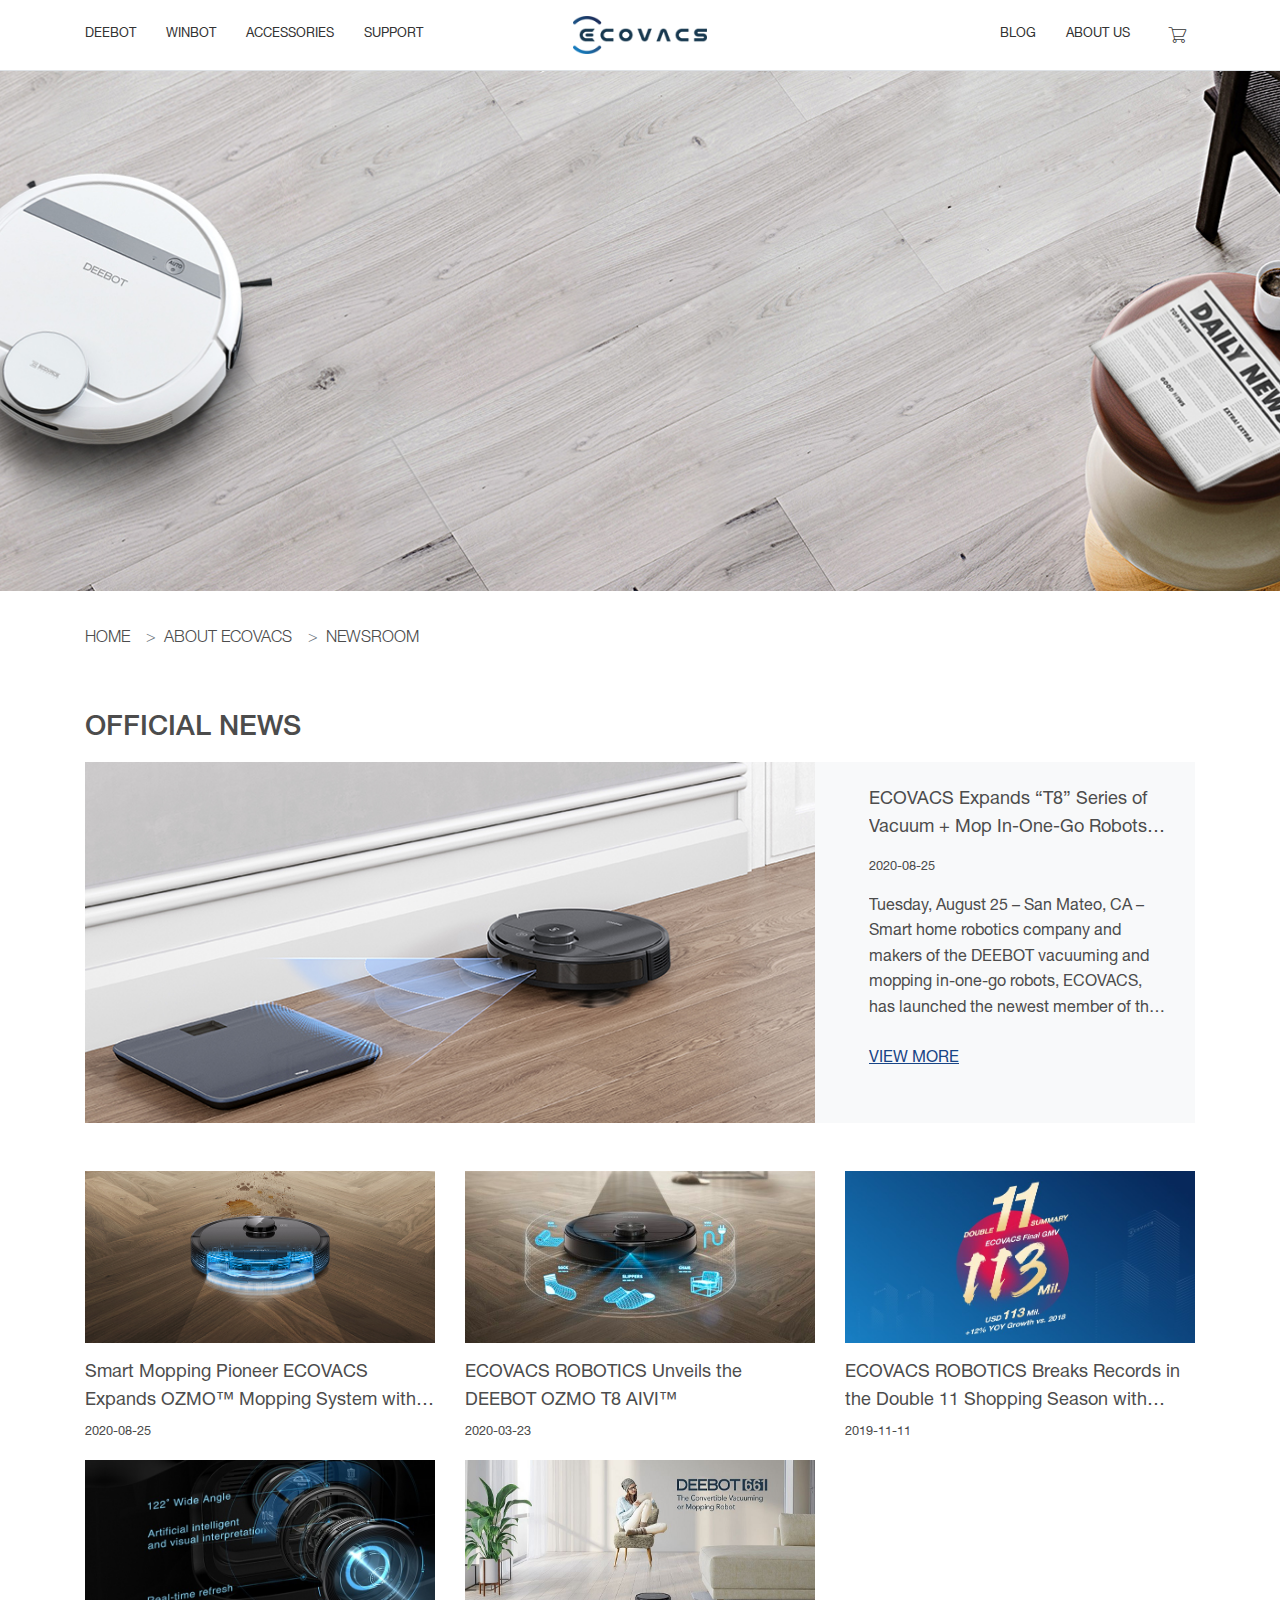
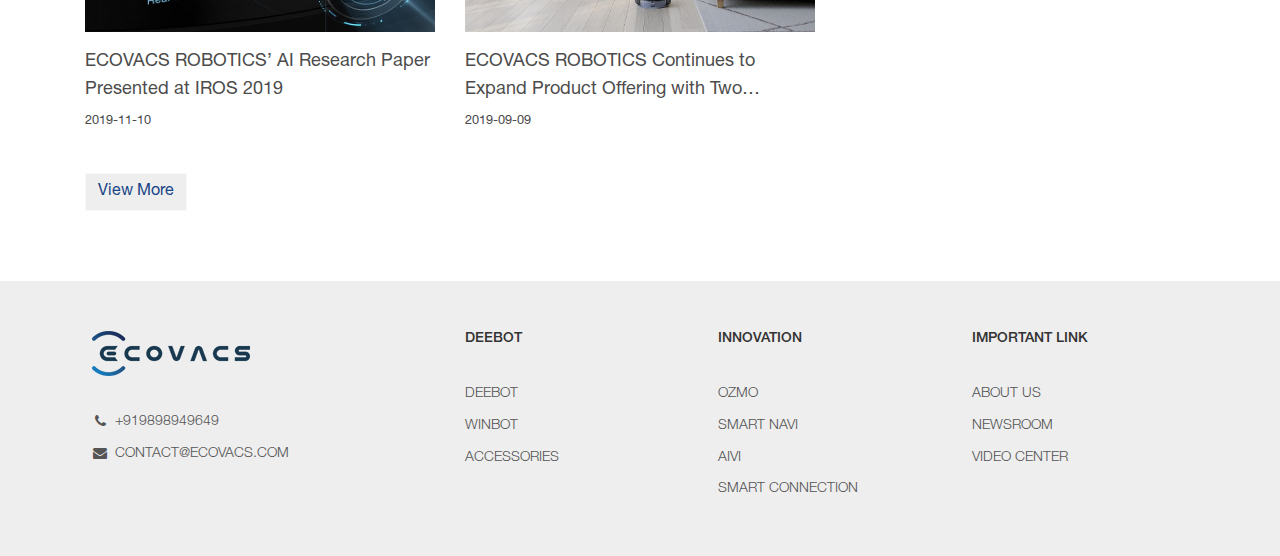
<file: newsroom.html>
<!doctype html>
<html lang="en">
  <head>
    <!-- Required meta tags -->
    <meta charset="utf-8">
    <meta name="viewport" content="width=device-width, initial-scale=1, shrink-to-fit=no">
    <link rel="shortcut icon" href="images/favicon.ico"/>

    <!-- Bootstrap CSS -->
    <link rel="stylesheet" href="https://maxcdn.bootstrapcdn.com/bootstrap/4.0.0/css/bootstrap.min.css">
    <link rel="stylesheet" href="css/style.css">
    <link rel="stylesheet" href="css/fonts.css">
    <link rel="stylesheet" href="css/responsive.css">
    <link rel="stylesheet" href="css/iconfont.css">
    <link rel="stylesheet" href="css/font-awesome.css">

    <title></title>
  </head>
  <body>
   <header>
      <nav id="global-nav" class="navbar global-nav">
         <div class="d-xl-none d-flex navbar-header">
             <button type="button" class="navbar-toggler">
                 <i class="iconfont icon-menu"></i>
             </button>
             <!-- <button type="button" class="btn btn-transparent btn-search">
                 <i class="iconfont icon-search"></i>
             </button> -->
             <a class="nav-link flex-grow-1 text-center" href="index.html">
                 <img alt="ecovacs logo" src="images/logo.png" class="logo-img"/>
             </a>
             <!-- <a class="nav-link px-0 px-xl-2" href="#">
                 <i class="iconfont icon-user"></i>
             </a> -->
             <a class="nav-link px-2" href="#">
                 <i class="iconfont icon-cart shopping-bag"></i>
             </a>
         </div>
         <div class="container">
            <div class="navbar-collapse d-xl-flex collapse">
                 <ul class="navbar-nav group-1">
                     <li class="nav-item"><a class="nav-link" href="deebot.html">DEEBOT</a></li>
                     <li class="nav-item"><a class="nav-link" href="#">WINBOT</a></li>
                     <li class="nav-item"><a class="nav-link" href="#">ACCESSORIES</a></li>
                     <li class="nav-item"><a class="nav-link" href="#">SUPPORT</a></li>
                 </ul>
                 <div class="d-none d-xl-inline-block logo">
                     <a class="flex-grow-1" href="index.html">
                         <img alt="ecovacs logo" src="images/logo.png" class="logo-img"/>
                     </a>
                 </div>
               <ul class="navbar-nav group-2">
                  <li class="nav-item"><a class="nav-link" href="#">BLOG</a></li>
                  <li class="nav-item drop">
                     <a class="nav-link" href="about-ecovacs.html">ABOUT US</a><i class="iconfont icon-plus toggle-btn d-block d-xl-none"></i>
                     <div class="submenu collapse">
                         <div class="submenu__item">
                            <a class="d-block nav-link" href="newsroom.html"><i class="iconfont icon-arrow-right mr-1 d-none d-xl-inline"></i>NEWSROOM</a>
                         </div>
                         <div class="submenu__item">
                             <a class="d-block nav-link" href="video-center.html"><i class="iconfont icon-arrow-right mr-1 d-none d-xl-inline"></i>VIDEO CENTER</a>
                         </div>
                         <div class="submenu__item">
                             <a class="d-block nav-link" href="#"><i class="iconfont icon-arrow-right mr-1 d-none d-xl-inline"></i>CAREERS</a>
                         </div>
                         <div class="submenu__item">
                             <a class="d-block nav-link" href="#"><i class="iconfont icon-arrow-right mr-1 d-none d-xl-inline"></i>CORPORATE RESPONSIBILITY</a>
                         </div>
                     </div>
                  </li>
                  <!-- <li class="d-none d-xl-block nav-item">
                     <button type="button" class="btn btn-transparent btn-search">
                         <i class="iconfont icon-search"></i>
                     </button>
                 </li>
                 <li class="d-none d-xl-block nav-item">
                      <a class="nav-link px-0 px-xl-2" href="#"><i class="iconfont icon-user"></i></a>
                 </li> -->
                 <li class="d-none d-xl-block nav-item">
                     <a class="nav-link px-2" href="#"><i class="iconfont icon-cart shopping-bag"></i></a>
                 </li>
               </ul>
            </div>
         </div>
         <div>
            <div class="header-search-wrap position-absolute collapse">
               <div class="d-block container">
                  <div class="bg-white border-top shadow">
                     <div class="px-3 px-md-5 border-bottom">
                        <form class="input-group input-group-lg"><input type="text" placeholder="Type Your Search..." class="form-control"/><span class="input-group-btn"><button class="btn btn-transparent"><i class="iconfont icon-search"></i></button></span></form>
                     </div>
                     <div class="px-3 px-md-5 py-4">
                        <span class="small">Popular Search Terms</span>
                        <ul class="list-unstyled pl-3"></ul>
                     </div>
                  </div>
               </div>
            </div>
            <div class="modal backdrop fade" style="z-index: 98; top: 70px;"></div>
         </div>
      </nav>
      <!-- //Navbar -->
   </header>

   
    <main id="site-main" class="main">
        <div class="news-room">
            <div class="news-banner">
                <div class="cover-banner">
                    <figure class="image" style="background-image:url(images/newsroom/home_banner.jpg)"></figure>
                </div>
            </div>
            <nav class="d-none d-lg-block mt-4 mb-5 container text-uppercase">
                <ol class="breadcrumb px-0">
                    <li class="breadcrumb-item"><a href="index.html">home</a></li>
                    <li class="breadcrumb-item"><a href="about-ecovacs.html">about ecovacs</a></li>
                    <li class="breadcrumb-item">newsroom</li>
                </ol>
            </nav>
            <div class="mt-5 container section-1">
                <h3 class="text-center text-lg-left"><a class="text-uppercase" href="#">OFFICIAL NEWS</a></h3>
                <div class="mt-3">
                    <div class="row position-relative">
                    <div class="d-none d-lg-block bg-1 bg-light"></div>
                    <div class="col-12 col-lg-8">
                        <a href="#">
                            <div class="embed-responsive news-cover"><img src="images/newsroom/023436_8075.jpg" class="embed-responsive-item img-fluid"/></div>
                        </a>
                    </div>
                    <div class="col-12 col-lg-4">
                        <div class="px-0 py-3 pr-lg-3 pl-xl-4 pr-xl-4 pt-lg-4">
                            <div class="news__title text-ellipse-3"> ECOVACS Expands “T8” Series of Vacuum + Mop In-One-Go Robots with new DEEBOT OZMO T8, plus Innovative Accessories</div>
                            <div class="mt-2 mt-lg-3 small text-grey">2020-08-25</div>
                            <div class="d-none d-lg-block">
                                <div class="mt-3 text-ellipse-5">Tuesday, August 25 – San Mateo, CA – Smart home robotics company and makers of the DEEBOT vacuuming and mopping in-one-go robots, ECOVACS, has launched the newest member of their T8 series of robots – the DEEBOT OZMO T8. The DEEBOT T8 joins the T8 family, following the launch of the T8 AIVI in March, and is the latest in ECOVACS home cleaning robotics to leverage advanced technology for object detection. In addition, the company is launching its first accessories for the T8 series – its Auto-Emp</div>
                                <div class="mt-4 text-primary"><a href="#"><u class="text-uppercase text-primary">View More</u></a></div>
                            </div>
                        </div>
                    </div>
                    </div>
                    <div class="row mt-lg-5">
                    <div class="col-12 col-lg-4 mt-3 mt-lg-0">
                        <div class="border-0 position-relative">
                            <div class="embed-responsive news-cover"><img src="images/newsroom/020954_5239.jpg" class="embed-responsive-item img-fluid"/></div>
                            <div class="py-3 px-0">
                                <div class="news__title text-ellipse-3"><a class="stretched-link" href="#">Smart Mopping Pioneer ECOVACS Expands OZMO™ Mopping System with New OZMO™ Pro Oscillating Mop Accessory</a></div>
                                <div class="mt-2 small text-grey">2020-08-25</div>
                            </div>
                        </div>
                    </div>
                    <div class="col-12 col-lg-4 mt-3 mt-lg-0">
                        <div class="border-0 position-relative">
                            <div class="embed-responsive news-cover"><img src="images/newsroom/015105_4414.jpg" class="embed-responsive-item img-fluid"/></div>
                            <div class="py-3 px-0">
                                <div class="news__title text-ellipse-3"><a class="stretched-link" href="#">ECOVACS ROBOTICS Unveils the DEEBOT OZMO T8 AIVI™</a></div>
                                <div class="mt-2 small text-grey">2020-03-23</div>
                            </div>
                        </div>
                    </div>
                    <div class="col-12 col-lg-4 mt-3 mt-lg-0">
                        <div class="border-0 position-relative">
                            <div class="embed-responsive news-cover"><img src="images/newsroom/164111_5040.jpg" class="embed-responsive-item img-fluid"/></div>
                            <div class="py-3 px-0">
                                <div class="news__title text-ellipse-3"><a class="stretched-link" href="">ECOVACS ROBOTICS Breaks Records in the Double 11 Shopping Season with Global Sales Over US$113 Million</a></div>
                                <div class="mt-2 small text-grey">2019-11-11</div>
                            </div>
                        </div>
                    </div>
                    <div class="col-12 col-lg-4 mt-3 mt-lg-0">
                        <div class="border-0 position-relative">
                            <div class="embed-responsive news-cover"><img src="images/newsroom/170202_7009.jpg" class="embed-responsive-item img-fluid"/></div>
                            <div class="py-3 px-0">
                                <div class="news__title text-ellipse-3"><a class="stretched-link" href="#">ECOVACS ROBOTICS’ AI Research Paper Presented at IROS 2019</a></div>
                                <div class="mt-2 small text-grey">2019-11-10</div>
                            </div>
                        </div>
                    </div>
                    <div class="col-12 col-lg-4 mt-3 mt-lg-0">
                        <div class="border-0 position-relative">
                            <div class="embed-responsive news-cover"><img src="images/newsroom/170957_8910.jpg" class="embed-responsive-item img-fluid"/></div>
                            <div class="py-3 px-0">
                                <div class="news__title text-ellipse-3"><a class="stretched-link" href="#">ECOVACS ROBOTICS Continues to Expand Product Offering with Two Additional New Robotic Cleaning Models</a></div>
                                <div class="mt-2 small text-grey">2019-09-09</div>
                            </div>
                        </div>
                    </div>
                    </div>
                </div>
                <div class="mt-4"><a class="btn btn-light rounded-0" href="#">View More</a></div>
            </div>            
        </div>
        </main>


















   <!-- Footer -->
   <footer>
    <div class="container">
        <div class="row">
            <div class="col-md-4">
                <div class="footer-widget">
                    <a href="index.html"><img src="images/logo.png" class="img-fluid footer-logo" alt=""></a>
                </div>
                <ul class="contact">                                    
                  <li><a href="tel:+919898949649"><i class="fa fa-phone"></i>+919898949649</a></li>
                  <li><a href="mailto:contact@ecovacs.com"><i class="fa fa-envelope"></i>contact@ecovacs.com</a></li>
                </ul>
            </div>
              
            <div class="col-md-8">
                <div class="row">
                    <div class="col-md-4">                        
                        <h3 class="footer-widget-title text-uppercase">Deebot</h3>
                        <ul class="footer-menu">
                            <li><a href="deebot.html">Deebot</a></li>                            
                            <li><a href="#">Winbot</a></li>
                            <li><a href="#">Accessories</a></li>                        
                        </ul>        
                    </div>                    
  
                    <div class="col-md-4">                        
                        <h3 class="footer-widget-title text-uppercase">Innovation</h3>
                        <ul class="footer-menu">
                            <li><a href="#">Ozmo</a></li>                            
                            <li><a href="#">Smart Navi</a></li>
                            <li><a href="#">Aivi</a></li>
                            <li><a href="#">Smart Connection</a></li>                                                  
                        </ul>        
                    </div>                    
  
                    <div class="col-md-4">                        
                        <h3 class="footer-widget-title text-uppercase">Important Link</h3>
                        <ul class="footer-menu">
                            <li><a href="about-ecovacs.html">About Us</a></li>                            
                            <li><a href="newsroom.html">Newsroom</a></li>
                            <li><a href="video-center.html">Video Center</a></li>                            
                        </ul>        
                    </div> 
                </div>
            </div>

        </div>
    </div>
</footer>

    <!-- Optional JavaScript -->
    <!-- jQuery first, then Popper.js, then Bootstrap JS -->
    <script src="https://code.jquery.com/jquery-3.2.1.slim.min.js"></script>
    <script src="https://cdnjs.cloudflare.com/ajax/libs/popper.js/1.12.9/umd/popper.min.js"></script>
    <script src="https://maxcdn.bootstrapcdn.com/bootstrap/4.0.0/js/bootstrap.min.js"></script>
    <script src="js/script.js"></script>            
    
  </body>
</html>
</file>
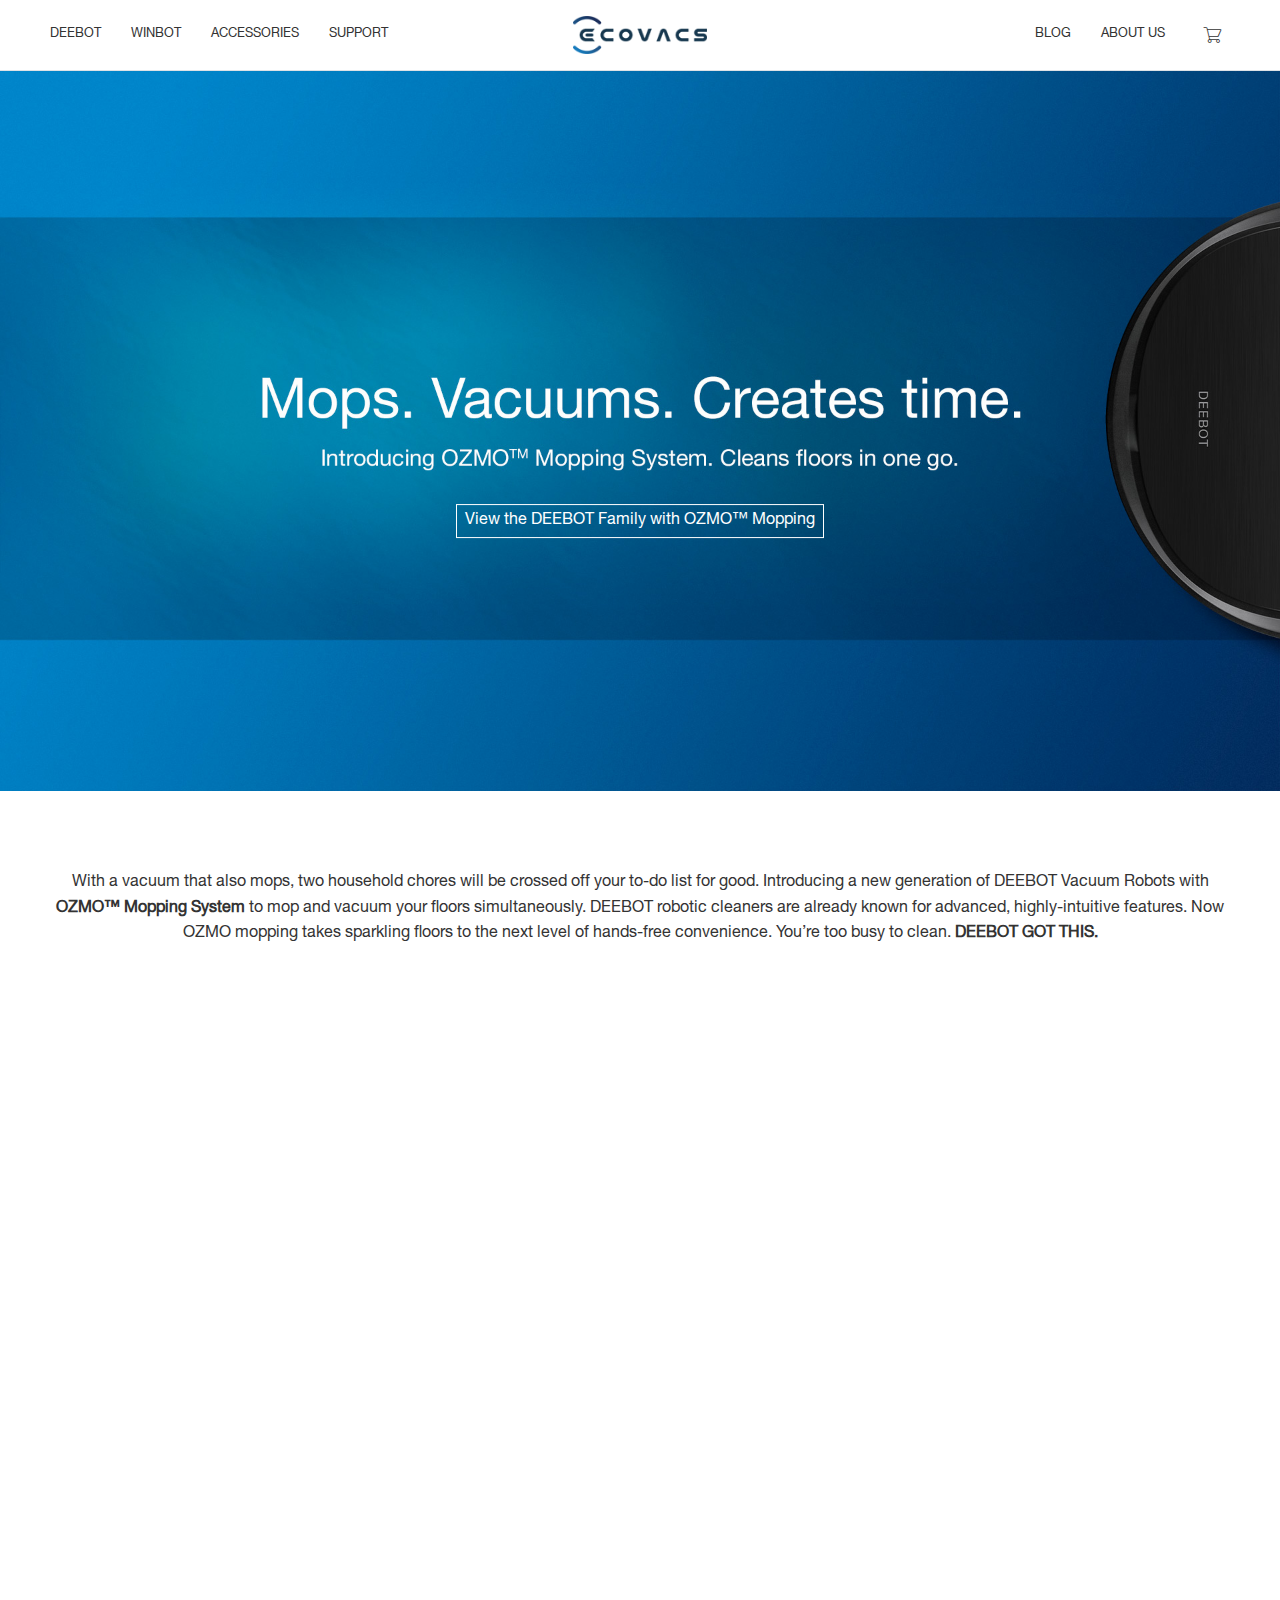
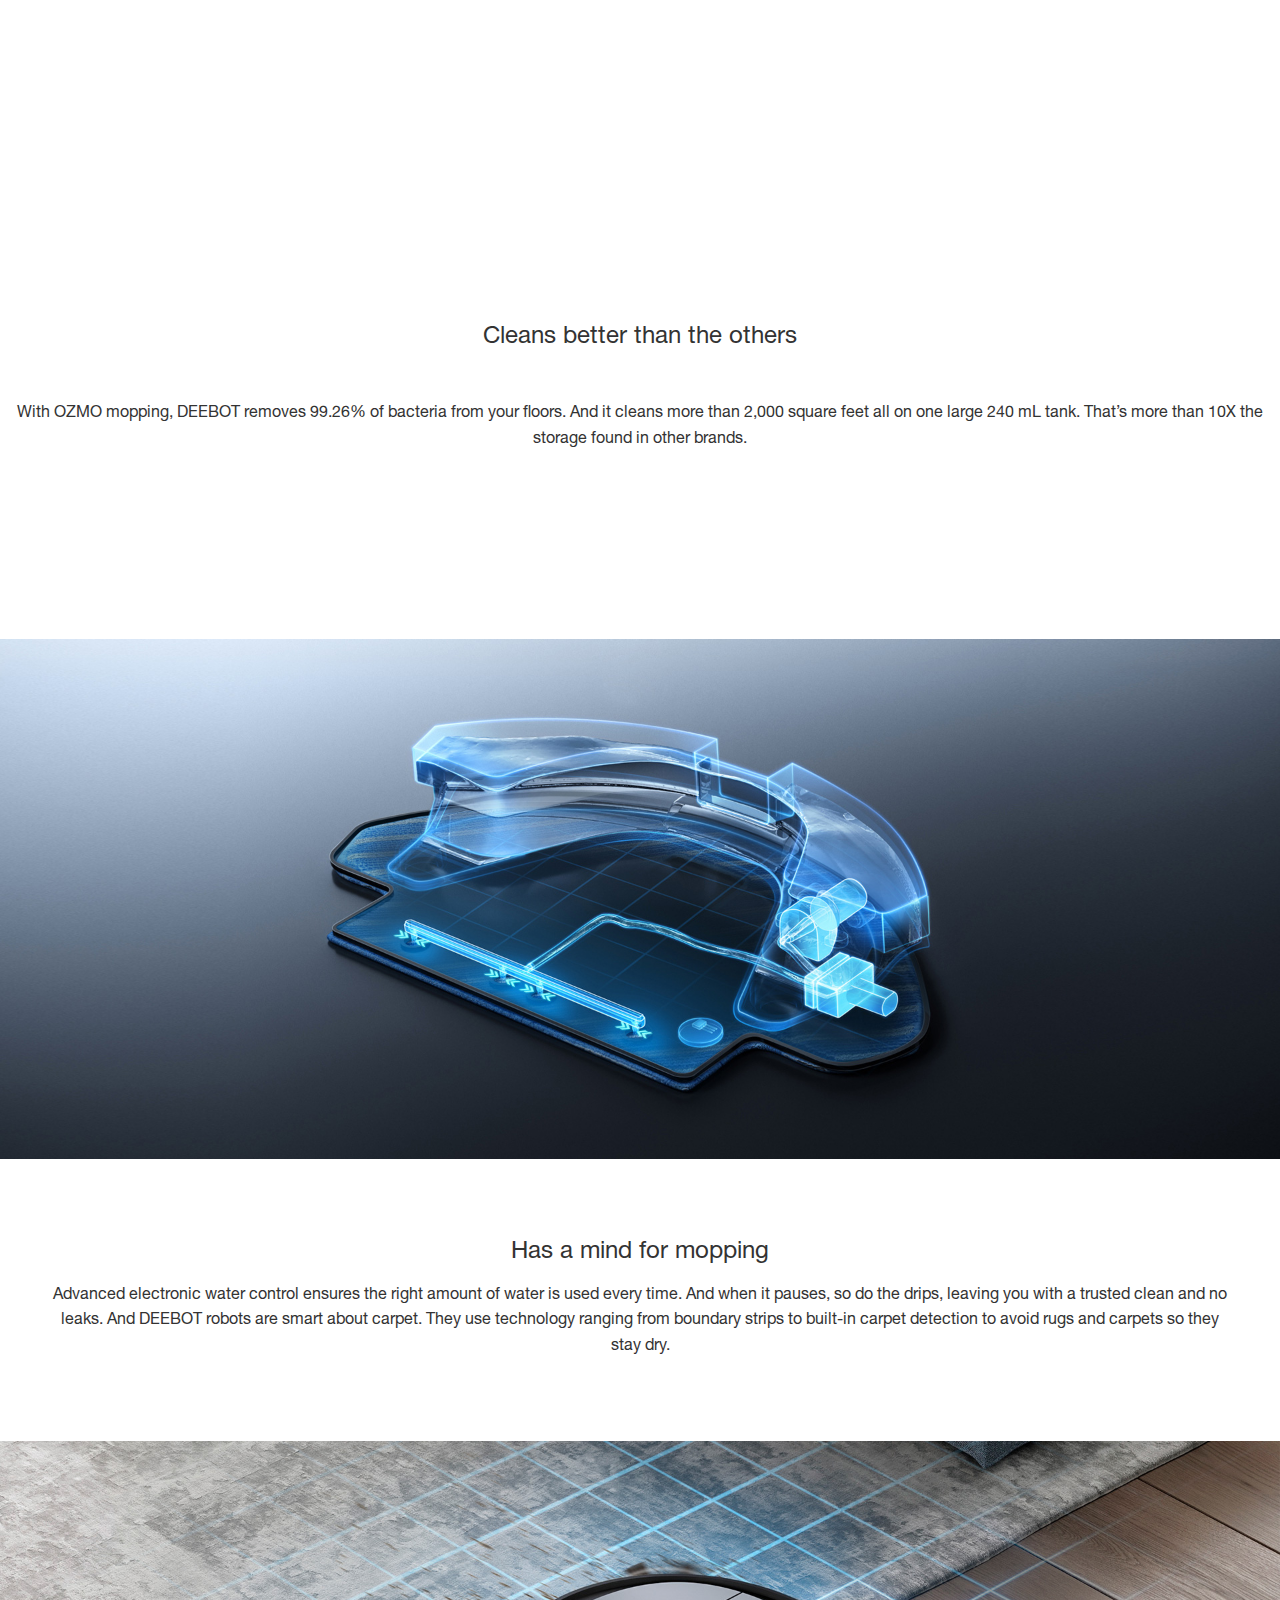
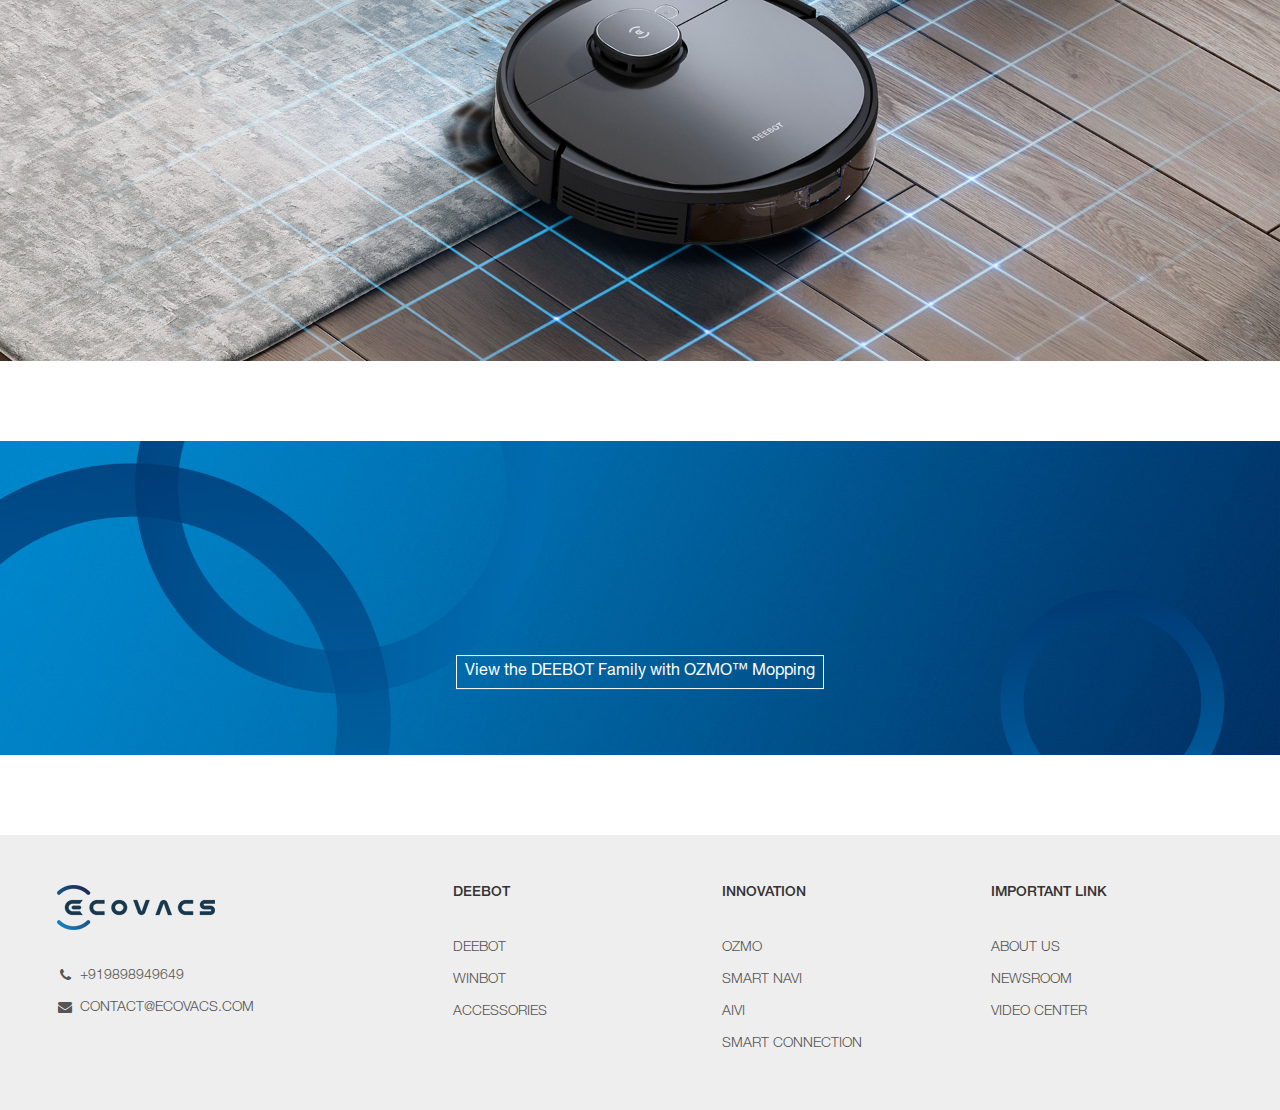
<file: ozmo.html>
<!doctype html>
<html lang="en">
  <head>
    <!-- Required meta tags -->
    <meta charset="utf-8">
    <meta name="viewport" content="width=device-width, initial-scale=1, shrink-to-fit=no">
    <link rel="shortcut icon" href="images/favicon.ico"/>

    <!-- Bootstrap CSS -->
    <link rel="stylesheet" href="https://maxcdn.bootstrapcdn.com/bootstrap/4.0.0/css/bootstrap.min.css">
    <link rel="stylesheet" href="css/style.css">
    <link rel="stylesheet" href="css/fonts.css">
    <link rel="stylesheet" href="css/responsive.css">
    <link rel="stylesheet" href="css/iconfont.css">
    <link rel="stylesheet" href="css/font-awesome.css">
    <link rel="stylesheet" href="css/innovation-ozmo.css">

    <title>ECOVACS</title>
  </head>
  <body>
   <header>
      <nav id="global-nav" class="navbar global-nav">
         <div class="d-xl-none d-flex navbar-header">
             <button type="button" class="navbar-toggler">
                 <i class="iconfont icon-menu"></i>
             </button>
             <!-- <button type="button" class="btn btn-transparent btn-search">
                 <i class="iconfont icon-search"></i>
             </button> -->
             <a class="nav-link flex-grow-1 text-center" href="index.html">
                 <img alt="ecovacs logo" src="images/logo.png" class="logo-img"/>
             </a>
             <!-- <a class="nav-link px-0 px-xl-2" href="#">
                 <i class="iconfont icon-user"></i>
             </a> -->
             <a class="nav-link px-2" href="#">
                 <i class="iconfont icon-cart shopping-bag"></i>
             </a>
         </div>
         <div class="container">
            <div class="navbar-collapse d-xl-flex collapse">
                 <ul class="navbar-nav group-1">
                     <li class="nav-item"><a class="nav-link" href="deebot.html">DEEBOT</a></li>
                     <li class="nav-item"><a class="nav-link" href="#">WINBOT</a></li>
                     <li class="nav-item"><a class="nav-link" href="#">ACCESSORIES</a></li>
                     <li class="nav-item"><a class="nav-link" href="#">SUPPORT</a></li>
                 </ul>
                 <div class="d-none d-xl-inline-block logo">
                     <a class="flex-grow-1" href="index.html">
                         <img alt="ecovacs logo" src="images/logo.png" class="logo-img"/>
                     </a>
                 </div>
               <ul class="navbar-nav group-2">
                  <li class="nav-item"><a class="nav-link" href="#">BLOG</a></li>
                  <li class="nav-item drop">
                     <a class="nav-link" href="about-ecovacs.html">ABOUT US</a><i class="iconfont icon-plus toggle-btn d-block d-xl-none"></i>
                     <div class="submenu collapse">
                         <div class="submenu__item">
                            <a class="d-block nav-link" href="newsroom.html"><i class="iconfont icon-arrow-right mr-1 d-none d-xl-inline"></i>NEWSROOM</a>
                         </div>
                         <div class="submenu__item">
                             <a class="d-block nav-link" href="video-center.html"><i class="iconfont icon-arrow-right mr-1 d-none d-xl-inline"></i>VIDEO CENTER</a>
                         </div>
                         <div class="submenu__item">
                             <a class="d-block nav-link" href="#"><i class="iconfont icon-arrow-right mr-1 d-none d-xl-inline"></i>CAREERS</a>
                         </div>
                         <div class="submenu__item">
                             <a class="d-block nav-link" href="#"><i class="iconfont icon-arrow-right mr-1 d-none d-xl-inline"></i>CORPORATE RESPONSIBILITY</a>
                         </div>
                     </div>
                  </li>
                  <!-- <li class="d-none d-xl-block nav-item">
                     <button type="button" class="btn btn-transparent btn-search">
                         <i class="iconfont icon-search"></i>
                     </button>
                 </li>
                 <li class="d-none d-xl-block nav-item">
                      <a class="nav-link px-0 px-xl-2" href="#"><i class="iconfont icon-user"></i></a>
                 </li> -->
                 <li class="d-none d-xl-block nav-item">
                     <a class="nav-link px-2" href="#"><i class="iconfont icon-cart shopping-bag"></i></a>
                 </li>
               </ul>
            </div>
         </div>         
      </nav>
      <!-- //Navbar -->
   </header>

   <main id="site-main" class="main">
        <div class="single-page ">              
        <div>
            <section class="img-content">
                <img src="images/ozmo/145807_2095.jpg" class="img-fluid" alt="banner image" /> 
                <div class="title text-center my-3">
                    <h3 class="h3 mb-2">
                    </h3>
                    <p>
                    <br />
                    </p>
                    <div class="my-3 text-center text-link">
                    <a href="#" class="text-nowrap">View the DEEBOT Family with OZMO™ Mopping</a> 
                    </div>
                </div>
            </section>
        </div>
        <div class="container">
            <section class="text-content">
                <p class="text-center" style="text-align:center;">
                    With a vacuum that also mops, two household chores will be crossed off your to-do list for good. Introducing a new generation of DEEBOT Vacuum Robots with <strong>OZMO™ Mopping System</strong> to mop and vacuum your floors simultaneously. DEEBOT robotic cleaners are already known for advanced, highly-intuitive features. Now OZMO mopping takes sparkling floors to the next level of hands-free convenience. You’re too busy to clean. <strong>DEEBOT GOT THIS.</strong> 
                </p>
                <!-- https://cloud.video.taobao.com//play/u/420722466/p/1/e/6/t/1/235498971726.mp4 -->
            </section>
        </div>
        <div class="embed-responsive embed-responsive-16by9">
            <div class="embed-responsive-item">
                <iframe type="text/html" width="100%" height="100%" src="https://www.youtube.com/embed/9EHB8OUSb-o?enablejsapi=1&playsinline=1&iv_load_policy=3" frameborder="0" allowfullscreen="">
                </iframe>
            </div>
        </div>
        <p>
            <br />
        </p>
        <section class="text-content">
            <p>
                <br />
            </p>
            <h4 class="text-center">
                <br />
                <div style="text-align:center;">
                    <span style="font-weight:normal;">Cleans better than the others</span> 
                </div>
            </h4>
            <p>
                <br />
            </p>
            <p class="text-center" style="text-align:center;">
                With OZMO mopping, DEEBOT removes 99.26% of bacteria from your floors. And it cleans more than 2,000 square feet all on one large 240 mL tank. That’s more than 10X the storage found in other brands.
            </p>
        </section>
        <p>
            <br />
        </p>
        <section class="img-content">
            <img src="images/ozmo/ozmo-2.jpg" class="img-fluid" alt="banner image" /> 
        </section>
        <div class="container">
            <section class="text-content">
                <div class="title text-center my-3">
                    <h4 class="text-center">
                    Has a mind for mopping
                    </h4>
                </div>
                <p class="text-center">
                    Advanced electronic water control ensures the right amount of water is used every time. And when it pauses, so do the drips, leaving you with a trusted clean and no leaks. And DEEBOT robots are smart about carpet. They use technology ranging from boundary strips to built-in carpet detection to avoid rugs and carpets so they stay dry.
                </p>
            </section>
        </div>
        <section class="img-content">
            <img src="images/ozmo/150408_3105.jpg" class="img-fluid" alt="banner image" /> 
        </section>
        <section class="img-content bottom-div">
            <div class="my-3 text-center text-link">
                <a href="#" class="text-nowrap">View the DEEBOT Family with OZMO™ Mopping</a> 
            </div>
            <img src="images/ozmo/150424_5741.jpg" class="img-fluid" alt="banner image" /> 
        </section>
        </div>
    </main>
   



















   <!-- Footer -->
   <footer>
    <div class="container">
        <div class="row">
            <div class="col-md-4">
                <div class="footer-widget">
                    <a href="index.html"><img src="images/logo.png" class="img-fluid footer-logo" alt=""></a>
                </div>
                <ul class="contact">                                    
                  <li><a href="tel:+919898949649"><i class="fa fa-phone"></i>+919898949649</a></li>
                  <li><a href="mailto:contact@ecovacs.com"><i class="fa fa-envelope"></i>contact@ecovacs.com</a></li>
                </ul>
            </div>
              
            <div class="col-md-8">
                <div class="row">
                    <div class="col-md-4">                        
                        <h3 class="footer-widget-title text-uppercase">Deebot</h3>
                        <ul class="footer-menu">
                            <li><a href="deebot.html">Deebot</a></li>                            
                            <li><a href="#">Winbot</a></li>
                            <li><a href="#">Accessories</a></li>                        
                        </ul>        
                    </div>                    
  
                    <div class="col-md-4">                        
                        <h3 class="footer-widget-title text-uppercase">Innovation</h3>
                        <ul class="footer-menu">
                            <li><a href="ozmo.html">Ozmo</a></li>                            
                            <li><a href="#">Smart Navi</a></li>
                            <li><a href="#">Aivi</a></li>
                            <li><a href="#">Smart Connection</a></li>                                                  
                        </ul>        
                    </div>                    
  
                    <div class="col-md-4">                        
                        <h3 class="footer-widget-title text-uppercase">Important Link</h3>
                        <ul class="footer-menu">
                            <li><a href="about-ecovacs.html">About Us</a></li>                            
                            <li><a href="newsroom.html">Newsroom</a></li>
                            <li><a href="video-center.html">Video Center</a></li>                            
                        </ul>        
                    </div> 
                </div>
            </div>

        </div>
    </div>
</footer>

    <!-- Optional JavaScript -->
    <!-- jQuery first, then Popper.js, then Bootstrap JS -->
    <script src="https://code.jquery.com/jquery-3.2.1.slim.min.js"></script>
    <script src="https://cdnjs.cloudflare.com/ajax/libs/popper.js/1.12.9/umd/popper.min.js"></script>
    <script src="https://maxcdn.bootstrapcdn.com/bootstrap/4.0.0/js/bootstrap.min.js"></script>
    <script src="js/script.js"></script>    
  </body>
</html>
</file>
<file: css/style.css>
/* General */
*{
    margin: 0;
    padding: 0;
    box-sizing: border-box;
}
body, html {
    font-size: 14px!important;
}
body {
    margin: 0;
    font-family: HelveticaRoman, Noto Sans, Helvetica, sans-serif, Arial;
    font-size: 1rem;
    font-weight: 400;
    line-height: 1.6;
    color: #333;
    text-align: left;
    background-color: #fff;
}

a {
    color: #333;
    background-color: transparent;
}

a:hover,
a:focus,
select:focus,
button:focus {
    outline: none;
    text-decoration: none;
}

* {
    margin: 0;
    padding: 0;
}

img {
    border: none;
    vertical-align: middle;
    max-width: 100%;
}

li {
    list-style: none;
}
.h1, .h2, .h3, h1, h2, h3 {
    font-family: "HelveticaMedium";
}
h1, h2, h3, h4, h5, h6
 {
    outline: none !important;        
}
/* //General */

/* Navbar */
.global-nav {
    padding: 0;
    border-bottom: 1px solid #dee2e6;
    flex-flow: column;
    text-transform: uppercase;
}
.global-nav .nav-link {
    display: inline-block;
    font-weight: 400;
}
.global-nav .btn-search {
    padding-top: 0;
    padding-bottom: 0;
    line-height: 1;
}
.global-nav .iconfont {
    font-size: 1rem;
}
.btn-icon, .btn-transparent {
    color: inherit;
    background-color: transparent;
    border: 0;
}
.navbar-nav {
    display: flex;
    flex-direction: column;
    padding-left: 0;
    margin-bottom: 0;
    list-style: none;
}
/* Navbar */

/* Modal */
.modal {
    position: fixed;
    top: 0;
    left: 0;
    z-index: 1050;
    display: none;
    width: 100%;
    height: 100%;
    overflow: hidden;
    outline: 0;
}
.fade {
    transition: opacity .15s linear;
}
.show {
    display: block!important;
}
.modal.backdrop {
    background-color: rgba(0,0,0,.3);
}
.modal.backdrop.show {
    display: block;
}
.fade:not(.show) {
    opacity: 0;
}
.header-search-wrap {
    left: 0;
    width: 100%;
    z-index: 99;
    color: #777;
    font-family: HelveticaLight
}

.header-search-wrap .input-group .form-control {
    border-color: transparent;
    padding-left: 0;
    padding-right: 0;
    font-size: 1.1rem;
    height: calc(3em + 2px);
    color: #999
}

.header-search-wrap .input-group .form-control:focus {
    border-color: transparent;
    box-shadow: none
}

.header-search-wrap .btn {
    height: 100%
}

.header-search-wrap ul li {
    margin-top: 1rem
}

.header-search-wrap ul li a {
    color: #999
}

/* //Modal */


/* Slick Slider */
.slick-slider {
    position: relative;
    display: flex;
    flex-wrap: nowrap;
    justify-content: space-between;
    align-items: center;
    box-sizing: border-box;
    user-select: none;
    touch-action: pan-y;
    -webkit-tap-highlight-color: transparent;
    width: 100%
}

.slick-slider .slick-list {
    position: relative;
    overflow: hidden;
    display: block;
    flex-grow: 1!important;
    max-width: 100%;
    margin: 0;
    padding: 0
}

.slick-slider .slick-list:focus {
    outline: none
}

.slick-slider .slick-list.dragging {
    cursor: pointer;
    cursor: hand
}

.slick-slider .slick-list,
.slick-slider .slick-track {
    transform: translateZ(0)
}

.slick-slider .slick-track {
    position: relative;
    left: 0;
    top: 0;
    display: block
}

.slick-slider .slick-track:after,
.slick-slider .slick-track:before {
    content: "";
    display: table
}

.slick-slider .slick-track:after {
    clear: both
}

.slick-loading .slick-slider .slick-track {
    visibility: hidden
}

.slick-slider .slick-arrow.slick-hidden {
    display: none
}

.slick-slider .slick-slide {
    float: left;
    height: 100%;
    min-height: 1px;
    display: none
}

.slick-slider .slick-slide img {
    display: block;    
}

.slick-slider .slick-slide.slick-loading img {
    display: none
}

.slick-slider .slick-slide.dragging img {
    pointer-events: none
}

.slick-slider .slick-next,
.slick-slider .slick-prev {
    display: block;
    background-color: #fff;
    color: #fff;
    font-size: 0;
    cursor: pointer;
    background: transparent;
    color: transparent;
    padding: 0;
    border: none;
    outline: none
}

.slick-slider .slick-next:focus,
.slick-slider .slick-next:hover,
.slick-slider .slick-prev:focus,
.slick-slider .slick-prev:hover {
    outline: none;
    background: transparent;
    color: transparent
}

.slick-slider .slick-next:focus:before,
.slick-slider .slick-next:hover:before,
.slick-slider .slick-prev:focus:before,
.slick-slider .slick-prev:hover:before {
    opacity: 1
}

.slick-slider .slick-next.slick-disabled:before,
.slick-slider .slick-prev.slick-disabled:before {
    opacity: .25
}

.slick-slider .slick-next:before,
.slick-slider .slick-prev:before {
    display: inline-block;
    height: 42px;
    width: 42px;
    line-height: 42px;
    text-align: center;
    border-radius: 50%;
    box-shadow: 0 .5rem 1rem rgba(0, 0, 0, .15)!important;
    font-size: 16px;
    font-family: iconfont;
    font-weight: 700;
    color: #333;
    opacity: .75;
    -webkit-font-smoothing: antialiased;
    -moz-osx-font-smoothing: grayscale
}

.slick-slider .slick-prev {
    margin-right: 10px
}

.slick-slider .slick-prev:before {
    content: "\E661"
}

[dir=rtl] .slick-slider .slick-prev:before {
    content: "\E660"
}

.slick-slider .slick-next {
    margin-left: 10px
}

.slick-slider .slick-next:before {
    content: "\E660"
}

[dir=rtl] .slick-slider .slick-next:before {
    content: "\E661"
}

.slick-slider .slick-dotted.slick-slider {
    margin-bottom: 30px
}

.slick-slider .slick-dots {
    position: absolute;
    bottom: -25px;
    list-style: none;
    display: block;
    text-align: center;
    padding: 0;
    margin: 0;
    width: 100%
}

.slick-slider .slick-dots li {
    position: relative;
    display: inline-block;
    height: 20px;
    width: 20px;
    margin: 0 5px;
    padding: 0;
    cursor: pointer
}

.slick-slider .slick-dots li button {
    border: 0;
    background: transparent;
    display: block;
    height: 20px;
    width: 20px;
    outline: none;
    line-height: 0;
    font-size: 0;
    color: transparent;
    padding: 5px;
    cursor: pointer
}

.slick-slider .slick-dots li button:focus,
.slick-slider .slick-dots li button:hover {
    outline: none
}

.slick-slider .slick-dots li button:focus:before,
.slick-slider .slick-dots li button:hover:before {
    opacity: 1
}

.slick-slider .slick-dots li button:before {
    position: absolute;
    top: 0;
    left: 0;
    content: "\E600";
    width: 20px;
    height: 20px;
    font-family: iconfont;
    font-size: 1rem;
    line-height: 20px;
    text-align: center;
    color: #bcc2c4;
    -webkit-font-smoothing: antialiased;
    -moz-osx-font-smoothing: grayscale
}

.slick-slider .slick-dots li.slick-active button:before {
    color: #fff
}

.slick-slider.s1 .slick-track {
    margin: 0
}

.slick-slider.s1 .slick-next,
.slick-slider.s1 .slick-prev {
    position: absolute;
    z-index: 9
}

.slick-slider.s1 .slick-next:before,
.slick-slider.s1 .slick-prev:before {
    opacity: 1
}

.slick-slider.s1 .slick-disabled:before {
    opacity: .5
}

.slick-slider.s1 .slick-prev {
    left: -10px
}

.slick-slider.s1 .slick-next {
    right: -10px
}

[dir=rtl] .slick-slide {
    float: right
}

.slick-initialized .slick-slide {
    display: block
}

.slick-loading .slick-slide {
    visibility: hidden
}

.slick-vertical .slick-slide {
    display: block;
    height: auto;
    border: 1px solid transparent
}

.cover-banner {
    display: block;
    position: relative;
    width: 100%;
    background-color: #f2f2f2
}

.cover-banner figure {
    margin: 0;
    padding: 0;
    width: 100%
}

.cover-banner figure.image {
    height: 68.75vw;
    background-size: cover;
    background-position: 50%;
    background-repeat: no-repeat
}

.cover-banner figure.video {
    height: 42.5vw;
    overflow: hidden
}

.cover-banner figure.video video {
    display: block;
    width: 100%;
    height: 100%;
    object-fit: cover
}
.no-gutters.card-items .card-item {
    margin: .5rem;
}

.cover-banner .wrapper {
    margin: 0;
    position: absolute;
    left: 0;
    right: 0;
    top: 0;
    bottom: 0;
    z-index: 1;
    background-color: rgba(0, 0, 0, .16)
}
.home-slider .slick-dots li.slick-active button:before {
    color: #184586;
    content: "\E600"
}
.home-slider .slick-dots li.slick-active button:before {
    color: #184586;
    content: "\E600"
}
.home-slider .desc {
    text-align: center;
    color: #595758;
}
.home-slider .slick-dots {
    left: 0;
    bottom: 0;
}
/* //Slick Slider */

/* Home Innovations */
.home .section-title {
    position: relative;
    display: block;
    margin: 0 auto;
    color: #272727;
    text-align: center;
    font-weight: 400;
    padding: 3.2rem 0;
    font-size: 1.2rem;
}
.home .section-title:after {
    position: absolute;
    content: "";
    left: 0;
    right: 0;
    top: 50%;
    height: 1px;
    z-index: -1;
    background-color: #ccc;
}
.home .section-title span {
    display: inline-block;
    background-color: #fff;
    padding: 0 2rem;
}
.feature-cover .desc {
    position: absolute;
    bottom: 0;
    width: 100%;
    background: rgba(0,0,0,.6);
    color: #fff;
    padding: 5px 1rem;
    z-index: 1;
    font-family: HelveticaLight;
    font-size: 1.1rem;
}
.feature-cover {
    position: relative;
    margin-bottom: 10px;
}
.embed-responsive {
    position: relative;
    display: block;
    width: 100%;
    padding: 0;
    overflow: hidden;
}
.feature-cover .figure {
    display: block;
    overflow: hidden;
}
.home-innovations .feature-cover .figure.video:before {
    padding-top: 90.82%;
}
.home-innovations .feature-cover .figure.image:before {
    padding-top: 40.65%;
}
/* //Home Innovations */

/* Home Discover */
.home-discover .feature-cover .figure.image:before {
    padding-top: 58.02%;
}
.home-discover .item, .home-innovations .item {
    display: block;
    cursor: pointer;
    padding: 10px;
}
/* //Home Discover */




/* Footer */
footer {
    position: relative;
    display: block;
    padding: 50px 0;
    background-color: #eee;
}
.footer-widget-title {
    font-size: 14px;
    color: #333;
    font-weight: 400;
    margin-bottom: 30px;
}
.footer-menu a, footer .contact a {
    color: #555;
    padding: .3rem 0;
    font-family: HelveticaLight;
    text-transform: uppercase;
    display: block;
    font-size: 14px;
}
ul.footer-menu {
    margin-bottom: 0;
}
footer .contact a i { 
    position: absolute;
}
footer .contact a {
    padding-left: 30px;
    position: relative;
}
footer .contact a i { 
    position: absolute;
    width: 30px;
    left: 0;
    text-align: center;
    line-height: 20px;
}
ul.contact {
    margin-top: 30px;
}
/* //Footer */
/***************** End Homepage *****************/



/***************** Start Deebot Page *****************/
/* Breadcrumb */
.breadcrumb {
    font-family: HelveticaLight;
}
.breadcrumb {
    flex-wrap: wrap;
    padding: .75rem 1rem;
    margin-bottom: 1rem;
    list-style: none;
    background-color: transparent;
    border-radius: 0;
}
.breadcrumb, .breadcrumb-item {
     display: flex
 }
 
 .breadcrumb-item+.breadcrumb-item {
     padding-left: .5rem
 }
 
 .breadcrumb-item+.breadcrumb-item:before {
     display: inline-block;
     padding-right: .5rem;
     color: #6c757d;
     content: ">"
 }
 
 .breadcrumb-item+.breadcrumb-item:hover:before {
     text-decoration: underline;
     text-decoration: none
 }
 
 .breadcrumb-item.active {
     color: #6c757d
 }
 .breadcrumb-item a, .breadcrumb-item {
    font-size: 16px;
}
/* //Breadcrumb */
/* Product */
.product-card .rate {
    height: 20px;
    line-height: 20px;
}
.product-card .rate .bv-star {
    display: inline-block;
}
.stretched-link:after {
    position: absolute;
    top: 0;
    right: 0;
    bottom: 0;
    left: 0;
    z-index: 1;
    pointer-events: auto;
    content: "";
    background-color: transparent;
}
.product-card {
    position: relative;
    transition: all .3s;
    margin: .5rem;
    padding: .5rem 0;
}
.product-card:hover {
    box-shadow: 0 0.5rem 1rem rgb(0 0 0 / 15%);
}
.product-card .tag {
    position: absolute;
    right: -1px;
    top: -1px;
    z-index: 1;
    width: 5.3125rem;
    line-height: 1;
    padding: .4375rem 0;
    text-align: center;
    color: #fff;
    font-size: 1.3125rem;
}
.product-card .title {
    font-size: 1.2rem;
    font-weight: 400;
    height: 2.8rem;
    line-height: 1.4rem;
}
.product-card .desc {
    margin-top: .5rem;
    color: #999;
    font-size: 12.8px;
    height: 2.4rem;
    line-height: 1.2rem;
    font-family: HelveticaLight;
}
.text-ellipse-2 {
    -webkit-line-clamp: 2;
}
.text-ellipse-1, .text-ellipse-2, .text-ellipse-3, .text-ellipse-4, .text-ellipse-5 {
    text-overflow: ellipsis;
    overflow: hidden;
    word-break: break-word;
    white-space: normal;
    display: -webkit-box;
    -webkit-box-orient: vertical;
}
.product-card hr {
    margin: 5px 0;
}
.compare-checkobox {
    color: #999;
    min-height: auto;
    padding-left: 16px;
    line-height: 1;
}
.custom-checkbox, .custom-control-label {
    cursor: pointer;
}
.compare-checkobox .custom-control-input, .compare-checkobox .custom-control-label:after, .compare-checkobox .custom-control-label:before {
    position: absolute;
    top: 3px;
    width: 12px;
    height: 12px;
}
.compare-checkobox .custom-control-label {
    display: flex;
    font-size: 12.8px;
    height: 20px;
    align-items: center;
}
.custom-control-label {
    position: relative;
    margin-bottom: 0;
    vertical-align: top;
}
.custom-control-input {
    position: absolute;
    left: 0;
    z-index: -1;
    width: 1rem;
    height: 1.3rem;
    opacity: 0;
}
.compare-checkobox .custom-control-label:after, .compare-checkobox .custom-control-label:before {
    left: -16px;
}
.product-card .price {
    display: flex;
    justify-content: flex-end;
    color: #2d2d2d;
    align-items: baseline
}

.product-card .price-currency {
    font-family: HelveticaLight;
    position: relative;
    top: -.5rem
}

.product-card .price-amount {
    font-family: HelveticaMedium;
    font-size: 2rem;
    line-height: 2rem
}
.btn-primary {
    color: #fff;
    background-color: #184586;
    border-color: #184586;    
}
.product-card .btn {
    line-height: 1;
    padding: .7rem 0;
    border-radius:0;
}
.btn-primary.focus, .btn-primary:focus, .btn-primary:hover {
    color: #fff;
    background-color: #123466;
    border-color: #102f5b;
}
.btn-primary:not(:disabled):not(.disabled).active, .btn-primary:not(:disabled):not(.disabled):active, .show>.btn-primary.dropdown-toggle {
    color: #fff;
    background-color: #102f5b;
    border-color: #0e2950;
}
.btn {
    box-shadow: none!important;
}
.mrp_txt {
    text-align: left;
    color: #29282d;
    margin: 10px 0;
    font-size: 20px;
}
.price_txt {
    text-align: right;
    color: #29282d;
    margin: 10px 0;
    font-size: 20px;
}
.line-th {
    text-decoration: line-through;
}
 
/* //Product */
/***************** End Deebot Page *****************/



/***************** Product Page *****************/
div#slick-slider {
    width: 88%;
    margin: 0 auto;
}
#slick-slider .slick-next:before, #slick-slider .slick-prev:before {     
    box-shadow: none!important;    
    /* opacity: 1;     */
    color: #fff;
}
#slick-slider button.slick-prev.slick-arrow, #slick-slider button.slick-next.slick-arrow {    
    height: 100%;
    display: flex;
    justify-content: center;
    align-items: center;    
    margin: 0;
    padding: 0 .3rem;
    color: #fff;
    transition: all .3s;
    background-color: #ccc;
    outline: 0;
    border: 0;
}
#slick-slider figure {
    margin-bottom: -5px;
}
#slick-slider .slick-current img {
    border: 1px solid #184586;
}
#slick-slider.slick-slider .slick-slide img {    
    cursor: pointer;    
}
.product-detail .baseinfo .description {
    line-height: 25px!important;
    color: #727272;
}
.product-detail .amount {
    width: 400px; 
}
/* tab */
.tab-header {
    font-weight: 400;
    z-index: 9
}

.tab .s1.tab-header {
    margin: 0 auto;
    width: 100%;
    background-color: #e6e6e6;
    border-bottom: 1px solid #dee2e6
}

.tab .s1 .tab-dropdown {
    position: relative
}

.tab .s1 .tab-dropdown .title {
    display: flex;
    align-items: center;
    justify-content: space-between;
    line-height: 60px
}

.tab .s1 .tab-dropdown .btn.arrow {
    transition: all .3s
}

.tab .s1 .tab-dropdown .btn.arrow .iconfont:before {
    content: "\E65F"
}

.tab .s1 .tab-dropdown .active .btn.arrow {
    transform: rotate(180deg)
}

.tab .s1 .tab-dropdown-menu {
    position: absolute;
    left: 0;
    right: 0;
    z-index: 99;
    background-color: #e6e6e6;
    box-shadow: 0 3px 5px 0 rgba(0, 0, 0, .15)
}

.tab .s1 .tab-dropdown-menu .tab-item {
    padding: 0 15px;
    border-top: 1px solid #fff
}

.tab .s1 .tab-nav {
    display: flex;
    flex-flow: column wrap;
    margin: 0;
    padding: 0;
    list-style: none
}

.tab .s1 .tab-item {
    position: relative;
    display: block;
    cursor: pointer
}

.tab .s1 .tab-item .link {
    display: inline-block;
    line-height: 40px;
    box-sizing: border-box
}

.tab .s1 .tab-item.disabled {
    color: #6c757d;
    pointer-events: none;
    cursor: default
}

.tab .s1 .tab-item.active .link,
.tab .s1 .tab-item.active a {
    color: #184586
}

.tab .s2.tab-header {
    margin: 0 auto;
    background-color: #fff;
    padding: 1rem 0
}

.tab .s2 .tab-nav {
    display: flex;
    flex-wrap: wrap;
    margin: 0;
    padding: 0;
    list-style: none
}

.tab .s2 .tab-item {
    position: relative;
    display: inline-block;
    padding: 0 80px;
    text-align: center;
    cursor: pointer
}

.tab .s2 .tab-item:nth-of-type(n+2) {
    border-left: 1px solid #dee2e6
}

.tab .s2 .tab-item:first-of-type {
    padding-left: 0
}

.tab .s2 .tab-item:last-of-type {
    padding-right: 0
}

.tab .s2 .tab-item .link {
    display: inline-block;
    box-sizing: border-box
}

.tab .s2 .tab-item .link>a {
    display: inline-block
}

.tab .s2 .tab-item .link>a:hover {
    text-decoration: none
}

.tab .s2 .tab-item.disabled {
    color: #6c757d;
    pointer-events: none;
    cursor: default
}

.tab .s2 .tab-item.active .link,
.tab .s2 .tab-item.active a {
    color: #184586
}

.tab-pane {
    margin-top: 2rem
}

.tab-content {
    min-height: 5rem
}
    /* Product-features */
    .product-feature {
        color: #272727
    }
    
    .product-feature figure {
        margin: 0
    }
    
    .product-feature .img {
        display: block;
        width: 100%
    }
    
    .product-feature .featurette-cover,
    .product-feature .featurette-seprate {
        overflow: hidden
    }
    
    .product-feature .featurette-seprate.container {
        padding: 0
    }
    
    .product-feature .featurette-seprate .img img {
        width: 100%
    }
    
    .product-feature .s1 {
        font-size: 1.25rem;
        font-weight: 400;
        text-align: center
    }
    
    .product-feature .desc,
    .product-feature .title {
        font-family: HelveticaRoman
    }
    
    .product-feature .text {
        padding-top: 1.5rem;
        padding-bottom: 0;
        word-break: break-word;
        text-align: center
    }
    
    .product-feature .text .title {
        font-size: 1.25rem
    }
    
    .product-feature .text .desc {
        margin-top: 1rem;
        text-align: left
    }
    
    .product-feature .featurette-seprate-vertical .text,
    .product-feature .featurette-seprate .text {
        padding-left: 15px;
        padding-right: 15px
    }
    .youtube-player {
        padding-top: 57.34%;
        background-color: #ddd
    }
    .accordion .card {
        border: 0;
        border-bottom: 1px solid #dee2e6!important
    }
    
    .accordion .card-header {
        display: flex;
        border: 0;
        padding: .75rem 0;
        cursor: pointer;
        background: transparent;
        align-items: center;
        justify-content: space-between
    }
    
    .accordion .card-header .btn.s1 .iconfont {
        font-size: .8rem
    }
    
    .accordion .card-header .btn.s1 .iconfont:before {
        content: "\E602"
    }
    
    .accordion .card-header .btn.s2 {
        transition: all .3s
    }
    
    .accordion .card-header .btn.s2 .iconfont:before {
        content: "\E65F"
    }
    
    .accordion .card-header.active {
        color: #184586
    }
    
    .accordion .card-header.active .btn.s1 .iconfont:before {
        content: "\E63F"
    }
    
    .accordion .card-header.active .btn.s2 {
        transform: rotate(180deg)
    }
    
    .accordion .card-header .iconfont {
        font-weight: 700
    }
    
    .accordion .card-body {
        padding: .75rem 0
    }
    .card {
        position: relative;
        display: flex;
        flex-direction: column;
        min-width: 0;
        word-wrap: break-word;
        background-color: #fff;
        background-clip: border-box;
        border: 1px solid rgba(0, 0, 0, .125);
        border-radius: 0
    }
    
    .card>hr {
        margin-right: 0;
        margin-left: 0
    }
    
    .card>.list-group {
        border-top: inherit;
        border-bottom: inherit
    }
    
    .card>.list-group:first-child {
        border-top-width: 0;
        border-top-left-radius: 0;
        border-top-right-radius: 0
    }
    
    .card>.list-group:last-child {
        border-bottom-width: 0;
        border-bottom-right-radius: 0;
        border-bottom-left-radius: 0
    }
    
    .card>.card-header+.list-group,
    .card>.list-group+.card-footer {
        border-top: 0
    }
    
    .card-body {
        flex: 1 1 auto;
        min-height: 1px;
        padding: 1.25rem
    }
    
    .card-title {
        margin-bottom: .75rem
    }
    
    .card-subtitle {
        margin-top: -.375rem
    }
    
    .card-subtitle,
    .card-text:last-child {
        margin-bottom: 0
    }
    
    .card-link:hover {
        text-decoration: none
    }
    
    .card-link+.card-link {
        margin-left: 1.25rem
    }
    
    .card-header {
        padding: .75rem 1.25rem;
        margin-bottom: 0;
        background-color: rgba(0, 0, 0, .03);
        border-bottom: 1px solid rgba(0, 0, 0, .125)
    }
    
    .card-header:first-child {
        border-radius: 0 0 0 0
    }
    
    .card-footer {
        padding: .75rem 1.25rem;
        background-color: rgba(0, 0, 0, .03);
        border-top: 1px solid rgba(0, 0, 0, .125)
    }
    
    .card-footer:last-child {
        border-radius: 0 0 0 0
    }
    
    .card-header-tabs {
        margin-bottom: -.75rem;
        border-bottom: 0
    }
    
    .card-header-pills,
    .card-header-tabs {
        margin-right: -.625rem;
        margin-left: -.625rem
    }
    
    .card-img-overlay {
        position: absolute;
        top: 0;
        right: 0;
        bottom: 0;
        left: 0;
        padding: 1.25rem;
        border-radius: 0
    }
    
    .card-img,
    .card-img-bottom,
    .card-img-top {
        flex-shrink: 0;
        width: 100%
    }
    
    .card-img,
    .card-img-top {
        border-top-left-radius: 0;
        border-top-right-radius: 0
    }
    
    .card-img,
    .card-img-bottom {
        border-bottom-right-radius: 0;
        border-bottom-left-radius: 0
    }
    
    .card-deck .card {
        margin-bottom: 15px
    }
    .product-detail .f-specification .parameters {
        text-align: left
    }
    
    .product-detail .f-specification .parameters dl {
        margin: 0;
        padding: .5em 0;
        overflow: hidden;
        color: #666
    }
    
    .product-detail .f-specification .parameters dt {
        float: left;
        width: 40%;
        font-weight: 400
    }
    
    .product-detail .f-specification .parameters dd {
        margin: 0;
        overflow: hidden;
        word-break: break-word
    }
    /* //Product-featues */
/* //tab */


/* About Page */

/* //About Page */


/* Vidoe Center Page */
.video-center {
    color: #727272
}

.video-center .title {
    line-height: 25px
}
.slick-slider.s1 .slick-track {
    margin: 0;
}
.col {
    flex-basis: 0;
    flex-grow: 1;
    max-width: 100%
}

.row-cols-1>* {
    flex: 0 0 100%;
    max-width: 100%
}
.video-center .slick-dots .slick-active button:before {
    color:#184586!important;
}
/* //Vidoe Center Page */

/* Newsroom Page */
.text-ellipse-1,
.text-ellipse-2,
.text-ellipse-3,
.text-ellipse-4,
.text-ellipse-5 {
    text-overflow: ellipsis;
    overflow: hidden;
    word-break: break-word;
    white-space: normal;
    display: -webkit-box;
    -webkit-box-orient: vertical
}

.text-ellipse-1 {
    -webkit-line-clamp: 1
}

.text-ellipse-2 {
    -webkit-line-clamp: 2
}

.text-ellipse-3 {
    -webkit-line-clamp: 3
}

.text-ellipse-4 {
    -webkit-line-clamp: 4
}

.text-ellipse-5 {
    -webkit-line-clamp: 5
}
.text-primary {
    color: #184586!important
}

a.text-primary:focus,
a.text-primary:hover {
    color: #0c2445!important
}
.btn-light {
    background-color: #eee
}
.news-room {
    padding-bottom: 70px;
}
.embed-responsive:before {
    display: block;
    content: "";
}
.news-cover {
    padding-top: 49.359%
}
.news__title {
    font-size: 1.125rem;
    height: 5.25rem;
    line-height: 1.75rem
}

.news-room,
.news-room a {
    color: #4c4c4c
}

.news-room .btn-light,
.news-room a:hover {
    color: #184586
}

.news-room .bg-1 {
    top: 0
}

.news-room .bg-1,
.news-room .bg-2 {
    position: absolute;
    left: 15px;
    right: 15px;
    bottom: 0;
    z-index: -1
}

.news-room .bg-2 {
    top: 1rem
}

.news-room .btn-light:hover {
    color: #fff;
    background-color: #184586
}

.news-room .section-1 .news__title {
    height: 3.5rem;
    -webkit-line-clamp: 2
}

.news-room .section-2 .news__title {
    font-size: 1rem;
    height: 4.6875rem;
    line-height: 1.5625rem
}

.news-detail {
    margin: 0 auto;
    max-width: 950px
}

.news-detail .content img {
    margin: 0 auto;
    display: block;
    max-width: 100%
}
/* //Newsroom Page */
</file>
<file: css/fonts.css>
@font-face {
    font-family: HelveticaLight;
    src: local('Helvetica Neue LT Std 45 Light'), local('HelveticaNeueLTStd-Lt'),
    url(../fonts/HelveticaNeueLTStd-Lt.otf);
    font-weight: normal;
    font-display: swap;
}
@font-face {
    font-family: HelveticaRoman;
    src: local('Helvetica Neue LT Std 55 Roman'),
    local('HelveticaNeueLTStd-Roman'),
    url(../fonts/HelveticaNeueLTStd-Roman.otf);
    font-weight: normal;
    font-display: swap;
}
@font-face {
    font-family: HelveticaMedium;
    src: local('Helvetica Neue LT Std 65 Medium'),
    local('HelveticaNeueLTStd-Medium'),
    url(../fonts/HelveticaNeueLTStd-Md.otf);
    font-weight: normal;
    font-display: swap;
}
</file>
<file: css/responsive.css>
@media (min-width:769px) {
    .home .section-title {
        width: 80%
    }
    .home-slider,
    .home-slider .cover-banner figure {
        height: 46.875vw!important
    }
    .home-slider .slick-arrow-next,
    .home-slider .slick-arrow-prev {
        display: none
    }
    .home-slider .slick-dots {
        bottom: 5%
    }
    .home-slider .slick-dots li button:before {
        color: #fff
    }
    .home-slider .slick-dots li.slick-active button:before {
        font-size: 1.1rem
    }
    .home-slider .desc {
        position: relative;
        margin-top: 15.52vw;
        display: inline-block;
        text-align: left;
        color: #fff;
        line-height: 1;
        max-width: 520px
    }
    .home-slider .desc.light {
        color: #fff
    }
    .home-slider .desc.dark {
        color: #272727
    }
    .home-slider .desc__title {
        font-size: 41px;
        font-family: HelveticaMedium;
        order: 1
    }
    .home-slider .desc__slogan {
        margin-top: 1rem;
        font-size: 28px;
        line-height: 1.4;
        order: 2
    }
    .home-discover img,
    .home-innovations img {
        transform: scale(1);
        transition: transform 12s cubic-bezier(.23, 1, .32, 1)
    }
    .home-discover img:hover,
    .home-innovations img:hover {
        transform: scale(1.1)
    }
    /* Product-details page - tab */
    .tab .s1.tab-header {
        margin: 0 auto;
        width: 100%;
        background-color: #e6e6e6;
        border-bottom: 1px solid #dee2e6
    }
    .tab .s1 .tab-nav {
        flex-flow: row wrap;
        justify-content: space-between
    }
    .tab .s1 .tab-item {
        position: relative;
        display: block;
        text-align: center;
        cursor: pointer
    }
    .tab .s1 .tab-item .link {
        line-height: 60px
    }
    .tab .s1 .tab-item .link>a {
        display: inline-block
    }
    .tab .s1 .tab-item .link>a:hover {
        text-decoration: none
    }
    .tab .s1 .tab-item.disabled {
        color: #6c757d;
        pointer-events: none;
        cursor: default
    }
    .tab .s1 .tab-item.active .link,
    .tab .s1 .tab-item.active a {
        color: #184586
    }
    .tab .s1 .tab-item.active .link:after {
        content: "";
        position: absolute;
        bottom: -1px;
        left: 50%;
        transform: translateX(-50%);
        width: 20px;
        border-bottom: 5px solid
    }
    .product-feature .mt-normal {
        margin-top: 3.4375rem!important
    }
    .product-feature .mt-small {
        margin-top: 1rem!important
    }
    .product-feature .mb-normal {
        margin-bottom: 3.4375rem!important
    }
    .product-feature .mb-small {
        margin-bottom: 1rem!important
    }
    .product-feature .light {
        color: #fff
    }
    .product-feature .dark {
        color: #272727
    }
    .product-feature .img img {
        display: block;
        margin: 0 auto;
        width: 100%;
        max-width: 100%
    }
    .product-feature .featurette-cover {
        position: relative
    }
    .product-feature .featurette-cover .wrap {
        position: absolute;
        left: 0;
        right: 0;
        top: 0;
        bottom: 0
    }
    .product-feature .featurette-cover .text {
        position: absolute;
        padding: 0;
        line-height: 1.3
    }
    .product-feature .featurette-cover .text.left {
        left: 0
    }
    .product-feature .featurette-cover .text.right {
        right: 0
    }
    .product-feature .featurette-cover .text.center {
        left: 50%;
        transform: translateX(-50%)
    }
    .product-feature .featurette-cover .text.center .desc {
        text-align: center
    }
    .product-feature .featurette-cover .text.s1 {
        top: 33%;
        width: 27vw;
        max-width: 520px;
        font-size: 3rem;
        font-weight: 400;
        text-align: left
    }
    .product-feature .featurette-cover .text.s2 .title,
    .product-feature .featurette-cover .text.s3 .title {
        font-size: 2rem;
        line-height: 1.2
    }
    .product-feature .featurette-cover .text.s2 .desc,
    .product-feature .featurette-cover .text.s3 .desc {
        margin-top: 1.5rem;
        font-size: 1rem;
        line-height: 1.5
    }
    .product-feature .featurette-cover .text.s2 {
        top: 11%;
        width: 80%;
        max-width: 950px;
        text-align: center
    }
    .product-feature .featurette-cover .text.s3 {
        top: 24%;
        width: 27vw;
        max-width: 520px;
        text-align: left
    }
    .product-feature .featurette-seprate {
        display: flex;
        flex-wrap: wrap;
        justify-content: space-between
    }
    .product-feature .featurette-seprate.container {
        padding-right: 15px;
        padding-left: 15px
    }
    .product-feature .featurette-seprate .img {
        width: 50%
    }
    .product-feature .featurette-seprate .text {
        width: 39.8%;
        max-width: 470px;
        overflow: hidden;
        text-align: left;
        align-self: center;
        padding: 0;
        order: 6
    }
    .product-feature .featurette-seprate .text .title {
        font-size: 2rem;
        line-height: 1.2
    }
    .product-feature .featurette-seprate .text .desc {
        margin-top: 1.5rem;
        font-size: 1rem;
        line-height: 1.5
    }
    .product-feature .featurette-seprate-vertical {
        display: flex;
        flex-flow: column wrap;
        width: 100%
    }
    .product-feature .featurette-seprate-vertical .text {
        display: flex;
        align-items: center;
        justify-content: center;
        padding: 0;
        height: 18.75rem
    }
    .product-feature .featurette-seprate-vertical .text .title {
        font-size: 2rem;
        line-height: 1.2
    }
    .product-feature .featurette-seprate-vertical .text .wrap {
        width: 80%;
        max-width: 950px
    }
    .product-feature .featurette-seprate-vertical .text .desc {
        text-align: center
    }
    .product-feature .youtube {
        width: 100%;
        overflow: hidden
    }
    /* //Product-details page - tab */
    /* Video Center Page */
    .video-center .slick-prev, .video-center .slick-next {
        transform: translateX(-50%);
        margin-top: -50px;
    }
    .video-center .title {
        height: 50px;
        overflow: hidden
    }
    .col-md {
        flex-basis: 0;
        flex-grow: 1;
        max-width: 100%
    }
    .row-cols-md-1>* {
        flex: 0 0 100%;
        max-width: 100%
    }
    .row-cols-md-2>* {
        flex: 0 0 50%;
        max-width: 50%
    }
    .row-cols-md-3>* {
        flex: 0 0 33.33333%;
        max-width: 33.33333%
    }
    .row-cols-md-4>* {
        flex: 0 0 25%;
        max-width: 25%
    }
    .row-cols-md-5>* {
        flex: 0 0 20%;
        max-width: 20%
    }
    .row-cols-md-6>* {
        flex: 0 0 16.66667%;
        max-width: 16.66667%
    }
    .col-md-auto {
        flex: 0 0 auto;
        width: auto;
        max-width: 100%
    }
    .col-md-1 {
        flex: 0 0 8.33333%;
        max-width: 8.33333%
    }
    .col-md-2 {
        flex: 0 0 16.66667%;
        max-width: 16.66667%
    }
    .col-md-3 {
        flex: 0 0 25%;
        max-width: 25%
    }
    .col-md-4 {
        flex: 0 0 33.33333%;
        max-width: 33.33333%
    }
    .col-md-5 {
        flex: 0 0 41.66667%;
        max-width: 41.66667%
    }
    .col-md-6 {
        flex: 0 0 50%;
        max-width: 50%
    }
    .col-md-7 {
        flex: 0 0 58.33333%;
        max-width: 58.33333%
    }
    .col-md-8 {
        flex: 0 0 66.66667%;
        max-width: 66.66667%
    }
    .col-md-9 {
        flex: 0 0 75%;
        max-width: 75%
    }
    .col-md-10 {
        flex: 0 0 83.33333%;
        max-width: 83.33333%
    }
    .col-md-11 {
        flex: 0 0 91.66667%;
        max-width: 91.66667%
    }
    .col-md-12 {
        flex: 0 0 100%;
        max-width: 100%
    }
    .order-md-first {
        order: -1
    }
    .order-md-last {
        order: 13
    }
    .order-md-0 {
        order: 0
    }
    .order-md-1 {
        order: 1
    }
    .order-md-2 {
        order: 2
    }
    .order-md-3 {
        order: 3
    }
    .order-md-4 {
        order: 4
    }
    .order-md-5 {
        order: 5
    }
    .order-md-6 {
        order: 6
    }
    .order-md-7 {
        order: 7
    }
    .order-md-8 {
        order: 8
    }
    .order-md-9 {
        order: 9
    }
    .order-md-10 {
        order: 10
    }
    .order-md-11 {
        order: 11
    }
    .order-md-12 {
        order: 12
    }
    .offset-md-0 {
        margin-left: 0
    }
    .offset-md-1 {
        margin-left: 8.33333%
    }
    .offset-md-2 {
        margin-left: 16.66667%
    }
    .offset-md-3 {
        margin-left: 25%
    }
    .offset-md-4 {
        margin-left: 33.33333%
    }
    .offset-md-5 {
        margin-left: 41.66667%
    }
    .offset-md-6 {
        margin-left: 50%
    }
    .offset-md-7 {
        margin-left: 58.33333%
    }
    .offset-md-8 {
        margin-left: 66.66667%
    }
    .offset-md-9 {
        margin-left: 75%
    }
    .offset-md-10 {
        margin-left: 83.33333%
    }
    .offset-md-11 {
        margin-left: 91.66667%
    }
    /* NewsRoom Page */
    
    /* //NewsRoom Page */
    
}
@media (min-width:992px){
    .product-card {
        margin: 1rem;
        padding-bottom: 2rem;
    }
    .cover-banner figure.image {
        height: 520px
    }
}
@media (min-width: 1200px){
    .global-nav .navbar-nav.group-1 {
        width: 40%;
        justify-content: flex-start;
    }
    .global-nav .navbar-nav {
        flex-flow: row nowrap;
    }
    .global-nav .navbar-nav.group-1 .nav-item {
        margin-right: 30px;
    }    
    .global-nav .nav-link {
        position: relative;
        display: block;
        padding: 0;
        font-size: 12.84px;
        white-space: nowrap;
        cursor: pointer;
    }
    .global-nav .nav-item {
        position: relative;
        height: 70px;
        line-height: 70px;
    }
    .global-nav .nav-link:hover {
        color: #184586;
    }
    .global-nav .nav-link:after {
        content: "";
        position: absolute;
        left: 50%;
        bottom: 0;
        width: 0;
        height: 2px;
        transform: translateX(-50%);
        background-color: #184586;
        transition: width .2s ease;
    }
    .global-nav .nav-link:hover:after {
        width: 100%;
    }
    .global-nav .logo {
        width: 20%;
        padding-left: 0;
        text-align: center;
    }
    .global-nav .logo .logo-img {
        height: 38px;
    }
    .global-nav .navbar-nav.group-2 {
        width: 40%;
        justify-content: flex-end;
    }
    .global-nav .navbar-nav.group-2 .nav-item {
        margin-left: 30px;
    }
    .global-nav .submenu {
        position: absolute;
        z-index: 98;
        left: 0;
        background-color: #fff;
    }
    .global-nav .submenu__item {
        padding: .8rem;
        line-height: normal;
        white-space: nowrap;
    }
    .global-nav .nav-link {
        position: relative;
        display: block;
        padding: 0;
        font-size: 12.84px;
        white-space: nowrap;
        cursor: pointer;
    }
    .global-nav .submenu__item .nav-link {
        padding: 0;
    }
    .global-nav .submenu__item .iconfont {
        font-size: 10px;
        font-weight: 700;
    }
    .global-nav .submenu__item:hover {
        background-color: #184586;
    }
    .global-nav .submenu__item:hover a {
        color: #fff;
    }    
    body, html {
        font-size: 16px!important;
    }
}
@media (max-width:1200px){
    .global-nav .navbar-header {
        width: 100%;
        height: 4rem;
        align-items: center;
        justify-content: space-between;
    }
    .global-nav .navbar-collapse {
        position: absolute;
        left: 0;
        right: 0;
        top: 4rem;
        padding-bottom: 5rem;
        z-index: 99;
        background-color: #f8f8f8;
    }
    .global-nav .navbar-collapse .nav-item {
        position: relative;
        border-bottom: 1px solid #fff;
        padding: 0;
    }
    .global-nav .navbar-collapse .nav-link {
        padding: 1.5rem 1rem;
        line-height: 1;
    }
    .global-nav .navbar-collapse .nav-item .toggle-btn {
        position: absolute;
        right: 1rem;
        top: 1rem;
        font-size: 1rem;
    }
    .global-nav .submenu {
        background-color: #fff;
        padding: .9rem 0;
    }
}
@media (max-width:992px){
    .tab .s2 .tab-item {
        padding: 0;
        flex: 1 1 auto
    }
    .why-ecovacs-content h2, .why-ecovacs-content p, .why-ecovacs-content h2, .why-ecovacs-content a {
        color: #fff;
        text-align: center;
    }                                                                       
}
@media (max-width:767px){
    .footer-widget-title {
        margin-top: 30px;
        margin-bottom: 15px;
    }    
    .boxes-content {
        margin-bottom: 35px;
    }
    .why-ecovacs-content {    
        background-position: 20% top;
    }
    .upperimage1{
        background: url(../images/homepage2/3.1.jpg);
    }
    .upperimage2{
        background: url(../images/homepage2/4.1.jpg);
    }
    .upperimage3{
        background: url(../images/homepage2/5.1.jpg);
    }
    .upperimage4{
        background: url(../images/homepage2/6.1-m.jpg);
    }
    .upperimage4{
        padding: 370px 0;
    }
    .upperimage2 {
        background-position: 30% center!important;
    }
}

@media (max-width:769px) {
    .home-slider {
        min-height: 143.5vw
    }
    .home-slider .cover-banner figure {
        height: 115.625vw
    }
    .home-slider .cover-banner .wrapper {
        position: unset!important;
        background: #fff
    }
    .home-slider .slick-slider {
        padding-bottom: 5vw
    }
    .home-slider .absolute-wrapper {
        position: relative;
        background-color: transparent
    }
    .home-slider .desc {
        display: flex;
        flex-flow: column-reverse;
        padding-top: 2rem
    }
    .home-slider .desc__title {
        margin-top: 1rem;
        font-size: 1rem
    }
    .home-slider .desc__slogan {
        font-size: 1.5rem;
        font-family: HelveticaMedium
    }
    .home-main.container {
        max-width: 100%;
        padding: 0
    }
    .home-main.container .row {
        margin: 0
    }
    .home-discover .item,
    .home-innovations .item {
        padding: 4px 0
    }
    .product-feature .mt-normal {
        margin-top: 3rem!important
    }
    .product-feature .mt-small {
        margin-top: 1rem!important
    }
    .product-feature .mb-normal {
        margin-bottom: 3rem!important
    }
    .product-feature .mb-small {
        margin-bottom: 1rem!important
    }
    .product-feature .featurette-cover .img,
    .product-feature .featurette-seprate-vertical .img {
        position: relative;
        height: 82.2vw;
        overflow: hidden
    }
    .product-feature .featurette-cover .img img,
    .product-feature .featurette-seprate-vertical .img img {
        position: absolute;
        top: 0;
        left: 50%;
        transform: translateX(-50%);
        width: auto;
        height: 100%
    }
}
@media (max-width:500px){
    .upperimage4 {        
        padding: 250px 0;
    }
}
@media (max-width:400px){
    .upperimage1 {        
        padding: 160px 0;
    }
    .upperimage4 {        
        padding: 200px 0;
    }    
}
</file>
<file: css/iconfont.css>
@font-face {
    font-family: iconfont;
    src: url(../fonts/font_1068632_lsahwhnxqei.eot);
    src: url(../fonts/font_1068632_lsahwhnxqei.eot#iefix) format("embedded-opentype"), 
        url(../fonts/font_1068632_lsahwhnxqei.woff2) format("woff2"), 
        url(../fonts/font_1068632_lsahwhnxqei.woff) format("woff"), 
        url(../fonts/font_1068632_lsahwhnxqei.ttf) format("truetype"), 
        url(../fonts/font_1068632_lsahwhnxqei.svg#iconfont) format("svg");
    font-display: swap
}

.iconfont {
    font-family: iconfont!important;
    font-size: 16px;
    font-style: normal;
    -webkit-font-smoothing: antialiased;
    -moz-osx-font-smoothing: grayscale
}

.icon-linkedin-fill:before {
    content: "\E61C"
}

.icon-facebook-fill:before {
    content: "\E61E"
}

.icon-twitter:before {
    content: "\E61F"
}

.icon-cloudupload:before {
    content: "\E871"
}

.icon-blog-fill:before {
    content: "\E61B"
}

.icon-blog:before {
    content: "\E619"
}

.icon-sort-desc:before {
    content: "\EA87"
}

.icon-sort-asc:before {
    content: "\E615"
}

.icon-success2:before {
    content: "\E622"
}

.icon-edit1:before {
    content: "\E613"
}

.icon-pay1:before {
    content: "\E614"
}

.icon-eraser:before {
    content: "\E612"
}

.icon-send:before {
    content: "\EA85"
}

.icon-feature-visual-boundary:before {
    content: "\E60F"
}

.icon-feature-remote-control:before {
    content: "\E60C"
}

.icon-DEEBOTPRODUCTICON-1:before {
    content: "\E60B"
}

.icon-_huaban:before {
    content: "\E606"
}

.icon-pdf:before {
    content: "\E64C"
}

.icon-DEEBOTPRODUCTICON-:before {
    content: "\E603"
}

.icon-line-arrow-left2:before {
    content: "\E61A"
}

.icon-line-arrow-right2:before {
    content: "\EA26"
}

.icon-instagram:before {
    content: "\E601"
}

.icon-facebook:before {
    content: "\E607"
}

.icon-linkedin:before {
    content: "\E60A"
}

.icon-youtube:before {
    content: "\E647"
}

.icon-dot:before {
    content: "\E600"
}

.icon-back:before {
    content: "\E64D"
}

.icon-line-arrow-left:before {
    content: "\E60E"
}

.icon-line-arrow-right:before {
    content: "\EA25"
}

.icon-more-text:before {
    content: "\EA88"
}

.icon-twitter2:before {
    content: "\EA86"
}

.icon-facebook-fill2:before {
    content: "\E605"
}

.icon-linkedin-fill-bak:before {
    content: "\E632"
}

.icon-twitter-fill:before {
    content: "\E618"
}

.icon-youtube-fill:before {
    content: "\E62A"
}

.icon-instagram-fill:before {
    content: "\E61D"
}

.icon-logo:before {
    content: "\E658"
}

.icon-shopping-bag:before {
    content: "\E697"
}

.icon-arrow-up:before {
    content: "\E65E"
}

.icon-arrow-down:before {
    content: "\E65F"
}

.icon-menu:before {
    content: "\E611"
}

.icon-pay:before {
    content: "\E746"
}

.icon-error:before {
    content: "\E62B"
}

.icon-warning:before {
    content: "\E836"
}

.icon-info:before {
    content: "\E67D"
}

.icon-success:before {
    content: "\E655"
}

.icon-edit-2:before {
    content: "\E6D3"
}

.icon-order:before {
    content: "\E609"
}

.icon-creditcard:before {
    content: "\E666"
}

.icon-paypal:before {
    content: "\EA24"
}

.icon-visa:before {
    content: "\E66E"
}

.icon-trash:before {
    content: "\E643"
}

.icon-star:before {
    content: "\E616"
}

.icon-star-fill:before {
    content: "\E617"
}

.icon-arrow-right:before {
    content: "\E660"
}

.icon-arrow-left:before {
    content: "\E661"
}

.icon-edit:before {
    content: "\E8CF"
}

.icon-minus:before {
    content: "\E63F"
}

.icon-user1:before {
    content: "\E610"
}

.icon-password:before {
    content: "\E60D"
}

.icon-email:before {
    content: "\E63B"
}

.icon-plus:before {
    content: "\E602"
}

.icon-uncheck:before {
    content: "\E70F"
}

.icon-close:before {
    content: "\E6E1"
}

.icon-search:before {
    content: "\E624"
}

.icon-check:before {
    content: "\E645"
}

.icon-user:before {
    content: "\E608"
}

.icon-cart:before {
    content: "\E604"
}

.icon-check-filled:before {
    content: "\E63A"
}
</file>
<file: css/about.css>
/* About US Page */
/* @media (min-width: 576px) and (){ ... } */
.container-fluid {
    padding: 0;
    }
    .banner img {
    width: 100%;
    }
    .article-07-m li a.active {
    position: relative;
    }
    .article-05-m .card-body {
    font-size: 10px;
    }
    .article-07-m li a.active::after {
    position: absolute;
    content: '';
    width: 3rem;
    height: 0.2rem;
    background-color: #274777;
    bottom: 0;
    left: 50%;
    transform: translate(-50%);
    }
    .article-pc-common {
    margin: 5rem auto;
    padding: 0 2rem;
    background-size: cover;
    }
    @media (min-width: 1400px) {
    .article-01-pc h5 {
    max-width: 1000px !important;
    margin: 0 auto;
    }
    .article-01-pc p {
    max-width: 1000px !important;
    margin: 0 auto;
    }
    .article-01-pc h6 {
    max-width: 1000px !important;
    margin: 0 auto;
    }
    .article-02-pc h5,
    .article-03-pc h5,
    .article-04-pc h5 {
    max-width: 1000px !important;
    margin: 0 auto;
    }
    .article-02-pc p,
    .article-03-pc p,
    .article-04-pc p {
    max-width: 1000px !important;
    margin: 0 auto;
    }
    .article-02-pc h6,
    .article-03-pc h6,
    .article-04-pc h6 {
    max-width: 1000px !important;
    margin: 0 auto;
    }
    h5 {
    font-size: 2rem;
    }
    p {
    line-height: 2;
    }
    ul li {
    line-height: 2;
    }
    .article-pc-common {
    margin: 8rem auto;
    padding: 0 15rem;
    }
    .article-02-pc {
    padding: 5rem 15rem;
    }
    .article-03-pc {
    margin-bottom: 0;
    padding-bottom: 10rem;
    }
    .article-05-pc .card-body p {
    font-size: 1rem !important;
    }
    }
    .article-02-m {
    background-image: url('https://site-static.ecovacs.com/cdn/m-2-m.jpg');
    background-repeat: no-repeat;
    background-position: center center;
    background-size: 100% 100%;
    }
    .article-02-pc {
    background-image: url('https://site-static.ecovacs.com/cdn/m-2-pc.jpg');
    background-repeat: no-repeat;
    background-position: center center;
    padding-top: 5rem;
    padding-bottom: 5rem;
    }
    .article-03-pc {
    margin-bottom: 0;
    background-image: url('https://site-static.ecovacs.com/cdn/m-3-pc.jpg');
    background-repeat: no-repeat;
    background-position: center center;
    }
    .article-03-pc p:last-child {
      /* margin-bottom: 14rem; */
      margin-bottom: 0;
      padding-bottom: 14rem;
    }
    .article-04-pc {
    margin-top: 0;
    padding-top: 5rem;
    padding-bottom: 5rem;
    margin-bottom: 0;
    }
    .article-05-pc {
    margin-top: 0;
    margin-bottom: 0;
    padding-top: 5rem;
    padding-bottom: 5rem;
    background-color: #9bbeca;
    color: white;
    }
    .article-05-pc .card {
    background-color: #7aa5b9;
    }
    .article-05-pc .card-body p {
    font-size: 10px;
    }
    .article-06-pc .nav-top span {
    display: inline-block;
    width: 2.5rem;
    height: 2.5rem;
    text-align: center;
    line-height: 2.5rem;
    border: 1px solid;
    border-radius: 1.5rem;
    background-color: white;
    cursor: pointer;
    }
    .article-06-pc .nav-top {
    position: relative;
    }
    .article-06-pc .nav-top hr {
    position: absolute;
    width: 100%;
    height: 0.1rem;
    top: 0.4rem;
    z-index: -1;
    }
    .article-06-pc .nav-top a.active span {
    color: white;
    background-color: #1b384f;
    border: 0;
    }
    .article-06-pc .nav-top .tab-content .content {
    display: flex;
    flex-wrap: nowrap;
    height: 16rem;
    margin-top: 3rem;
    }
    .article-06-pc .nav-top .tab-content .content .right {
    padding-left: 1rem;
    background-color: #f7f7f7;
    color: #727171;
    }
    .article-06-pc .nav-top .tab-content .content .right h3 {
    padding-left: 1.5rem;
    font-weight: bold;
    padding-top: 0.5rem;
    padding-bottom: 0.5rem;
    }
    .article-06-pc .nav-top .tab-content .content .right ul {
    font-size: 0.8rem;
    }
    .article-06-pc .nav-top .tab-content .content .left img {
    height: 100%;
    width: 100%;
    }
    .article-07-pc .nav a {
    font-weight: 300;
    }
    .article-07-pc .nav a span {
    width: 1.5rem;
    border-bottom: 0.2rem solid white;
    display: inline-block;
    position: relative;
    bottom: 0.2rem;
    margin-right: 1rem;
    }
    .article-07-pc .nav a.active span {
    border-color: #184586;
    }
    .article-07-pc .col-5 {
    display: flex;
    align-items: center;
    }
    .article-06-pc .nav-top span {
    display: inline-block;
    text-align: center;
    border: 1px solid;
    border-radius: 1.5rem;
    background-color: white;
    cursor: pointer;
    width: 3rem;
    height: 3rem;
    line-height: 3rem;
    }
    .article-06-pc .nav-top {
    position: relative;
    }
    .article-06-pc .nav-top hr {
    position: absolute;
    width: 100%;
    height: 0.1rem;
    top: 0.4rem;
    z-index: -1;
    }
    .article-06-pc .nav-top a.active span {
    color: white;
    background-color: #1b384f;
    border: 0;
    }
    .article-06-pc .nav-top .tab-content .content {
    display: flex;
    flex-wrap: nowrap;
    height: 16rem;
    margin-top: 3rem;
    }
    .article-06-pc .nav-top .tab-content .content .left {
    float: left;
    }
    .article-06-pc .nav-top .tab-content .content .right {
    padding-left: 1rem;
    background-color: #f7f7f7;
    color: #727171;
    overflow: hidden;
    width: 100%;
    }
    .article-06-pc .nav-top .tab-content .content .right h3 {
    padding-left: 1.5rem;
    padding-top: 0.5rem;
    padding-bottom: 0.5rem;
    }
    .article-06-pc .nav-top .tab-content .content .right ul {
    font-size: 0.8rem;
    }
    .article-06-pc .nav-top .tab-content .content .left img {
    height: 100%;
    width: 100%;
    }
    .article-06 .con a {
    margin: 0 2.2rem;
    }
    .article-06 .con {
    display: flex;
    position: relative;
    }
    .article-06 #myTab {
    position: relative;
    flex-wrap: nowrap;
    overflow-x: scroll;
    overflow-y: hidden;
    scrollbar-width: none;
    -ms-overflow-style:none
    }
    .article-06 a.allow-left {
    position: absolute;
    left: 0rem;
    margin: 0;
    z-index: 999;
    }
    .article-06 a.allow-right {
    position: absolute;
    right: 0rem;
    margin: 0;
    z-index: 999;
    }
    .article-06 #myTab::-webkit-scrollbar {
    display: none;
    }
    .card .card-body p {
    font-family: "HelveticaRoman";
    line-height: 1.5;
    margin-top: 1.5rem;
    margin-bottom: 1rem;
    }
    .card .card-body h6 {
    font-family: "HelveticaMedium" !important;
    font-size: 1.3rem;
    }
    .card .card-body h6 small {
    font-size: .9rem;
    font-family: "HelveticaRoman";
    line-height: 1;
    font-weight: normal !important;
    }
    .card .card-body p {
    font-family: "HelveticaRoman";
    line-height: 1.5;
    margin-top: 1.5rem;
    margin-bottom: 1rem;
    font-size: 0.9rem;
    }
    section h6 {
    font-weight: normal !important;
    font-family: "HelveticaMedium" !important;
    font-size: 1.3rem !important;
    }
    section h5 {
    font-family: "HelveticaMedium" !important;
    font-size: 1.5rem !important;
    font-weight: normal !important;
    }
</file>
<file: css/innovation-ozmo.css>
.title h3 {
    font-size: 2.3rem;
    margin-bottom: 1.75rem !important;
    }
    .title h4 {
    font-size: 1.5rem !important;
    margin-bottom: 0.6rem !important;
    }
    .title p {
    font-size: 1.5rem !important;
    margin-bottom: 0.6rem !important;
    }
    @media (max-width: 768px) {
    section {
    margin: 1rem auto;
    overflow: hidden;
    }
    .text-link a {
    border: 1px solid #000;
    padding: .5rem;
    }
    }
    @media (min-width: 768px) {
    .container,
    .container-sm,
    .container-md {
    max-width: 720px;
    }
    .img-content {
    position: relative;
    }
    .img-content .title {
    position: absolute;
    top: 50%;
    left: 50%;
    transform: translate(-50%, -50%);
    color: #fff;
    }
    section {
    margin: 5rem auto;
    }
    section:first-child {
    margin-top: 0;
    }
    .bottom-div {
    position: relative;
    }
    .text-link {
    position: absolute;
    top: 50%;
    left: 50%;
    transform: translate(-50%, 180%);
    }
    .text-link a {
    color: #fff;
    border: 1px solid #fff;
    padding: .5rem;
    }
    }
    @media (min-width: 992px) {
    .container,
    .container-sm,
    .container-md,
    .container-lg {
    max-width: 960px;
    }
    }
    @media (min-width: 1242px) {
    .container,
    .container-sm,
    .container-md,
    .container-lg,
    .container-xl {
    max-width: 1210px;
    }
    }
</file>
